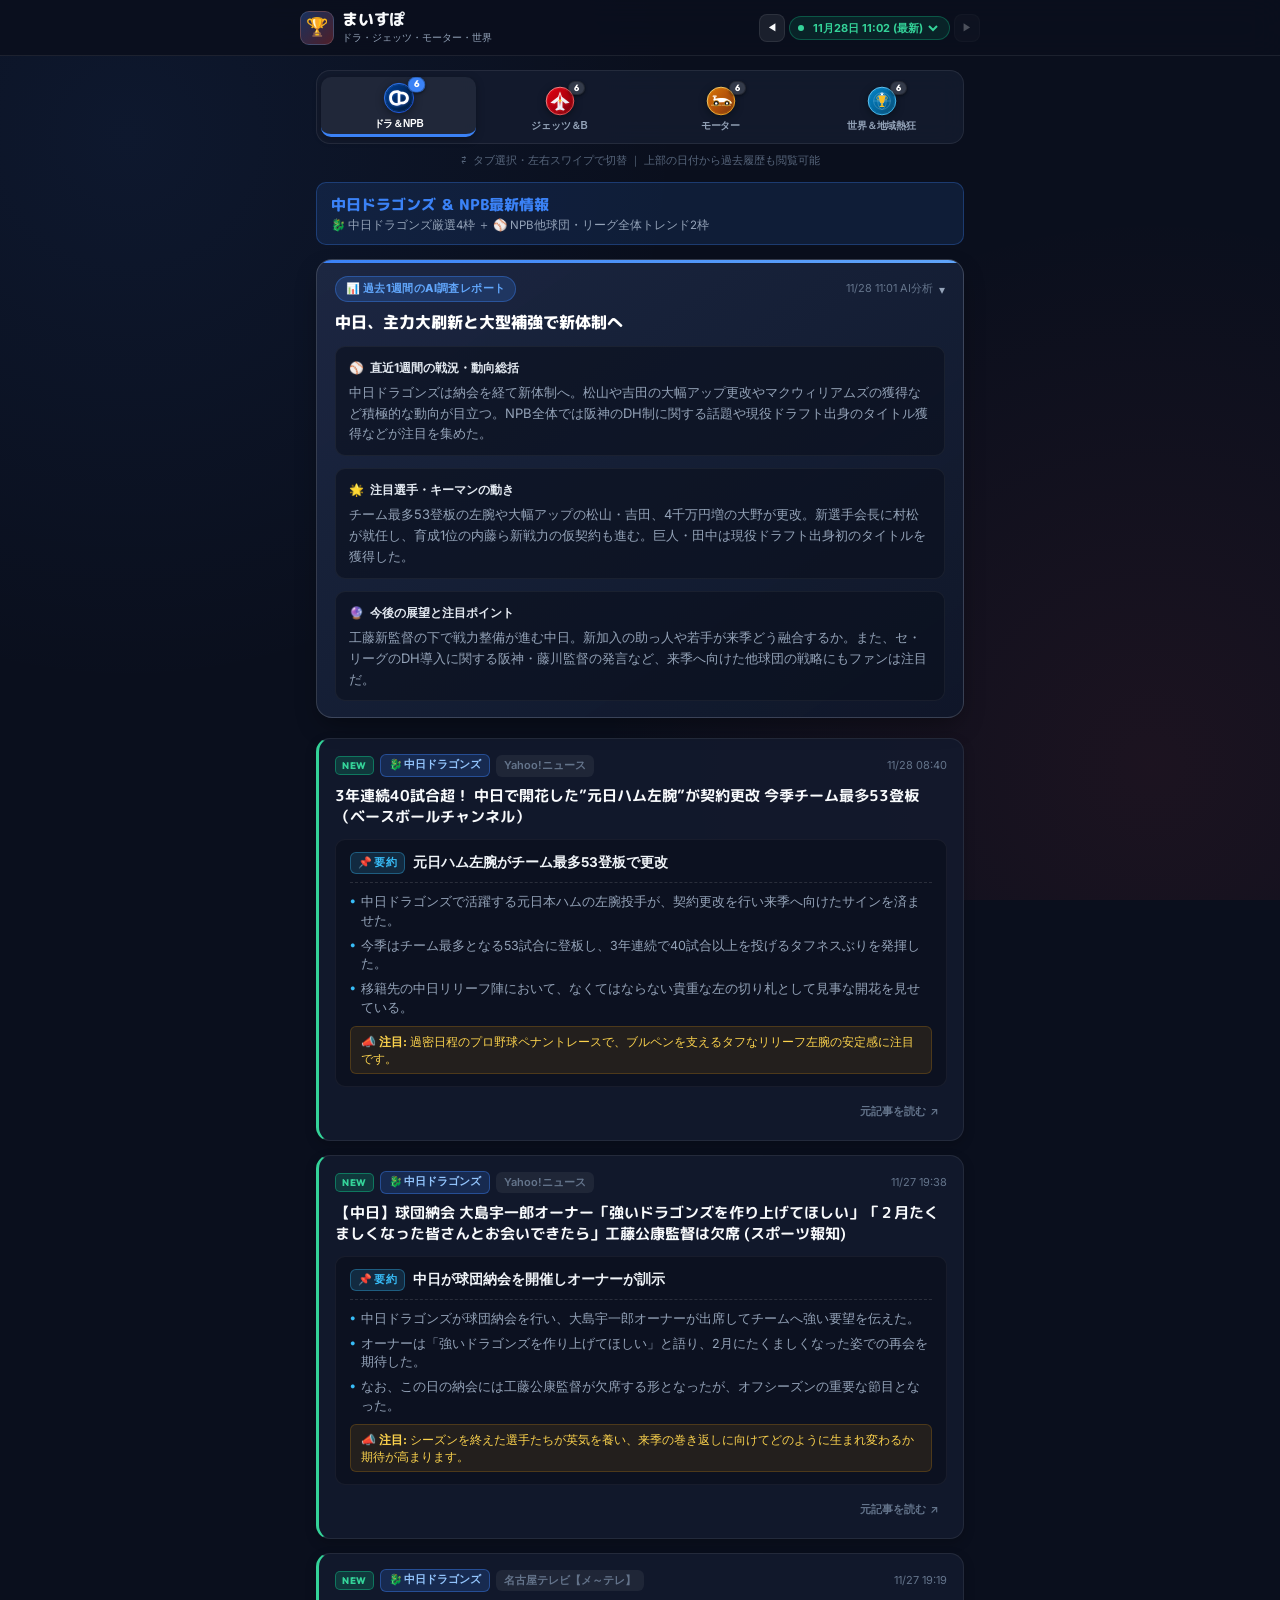
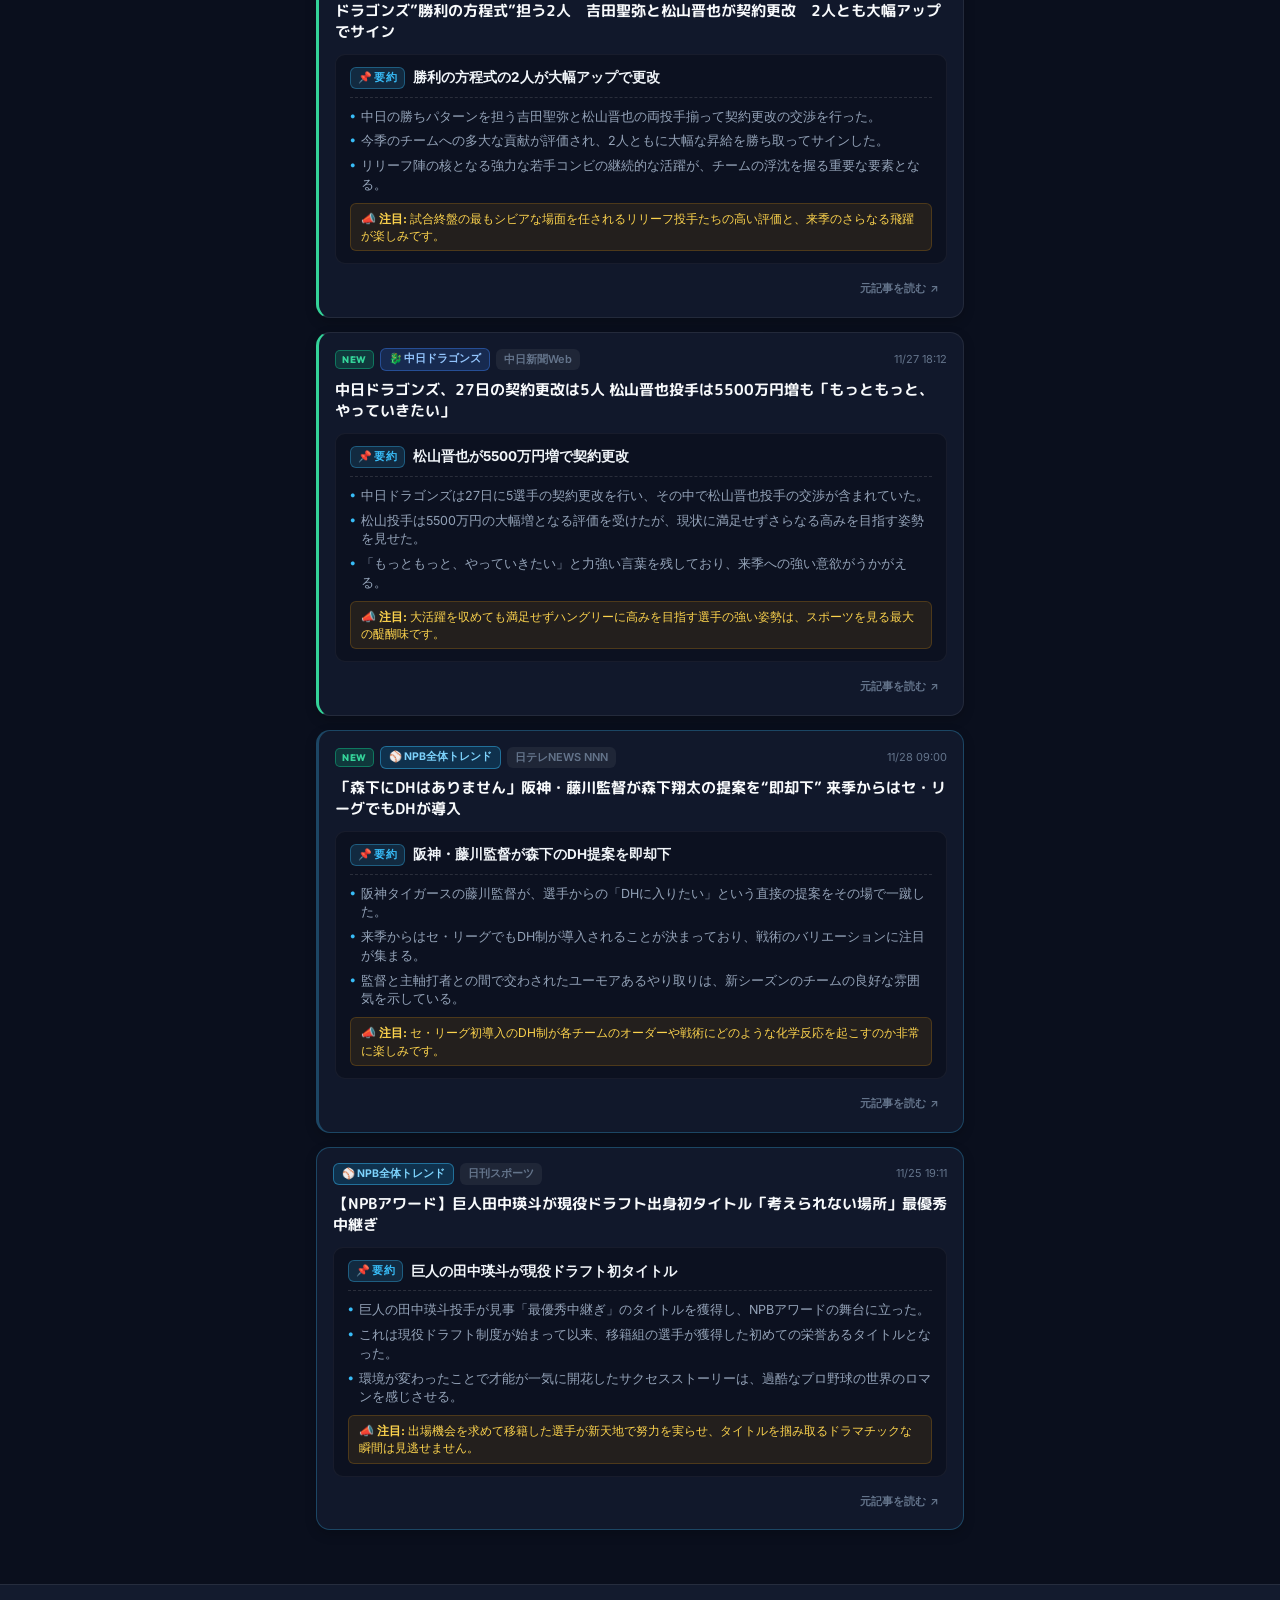
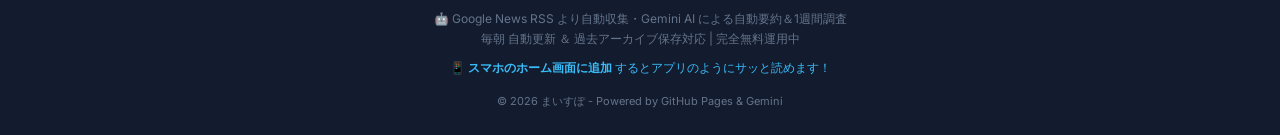
<file: docs/index.html>
<!DOCTYPE html>
<html lang="ja">
<head>
    <meta charset="UTF-8">
    <meta name="viewport" content="width=device-width, initial-scale=1.0">
    <title>まいすぽ | ドラゴンズ・ジェッツ・モータースポーツ・世界スポーツ ニュース要約＆1週間AIレポート</title>
    <meta name="description" content="中日ドラゴンズ、千葉ジェッツ、モータースポーツ（F1・MotoGP・WRC・WEC・Indy等）、世界のメジャースポーツの最新ニュースを3行要約。過去1週間の動向をAIが徹底調査・分析して毎朝お届けします。">
    
    <!-- PWA / モバイル対応 -->
    <meta name="theme-color" content="#0A0F1D">
    <meta name="apple-mobile-web-app-capable" content="yes">
    <meta name="apple-mobile-web-app-status-bar-style" content="black-translucent">
    <meta name="apple-mobile-web-app-title" content="まいすぽ">
    <link rel="manifest" href="manifest.json">
    <link rel="icon" href="icon.svg" type="image/svg+xml">
    <link rel="apple-touch-icon" href="icon.svg">

    <!-- Google Fonts -->
    <link rel="preconnect" href="https://fonts.googleapis.com">
    <link rel="preconnect" href="https://fonts.gstatic.com" crossorigin>
    <link href="https://fonts.googleapis.com/css2?family=M+PLUS+Rounded+1c:wght@400;500;700;800&family=Outfit:wght@600;700;800&family=Inter:wght@400;500;600;700&display=swap" rel="stylesheet">
    <link rel="stylesheet" href="style.css?v=4.1">
</head>
<body>
    <!-- ヘッダー -->
    <header class="app-header">
        <div class="header-inner">
            <div class="logo-area">
                <div class="logo-icon">🏆</div>
                <div>
                    <h1 class="logo-title">まいすぽ</h1>
                    <p class="logo-subtitle">ドラ・ジェッツ・モーター・世界</p>
                </div>
            </div>
            <!-- 過去履歴（アーカイブ）日付切り替えナビ -->
            <div class="archive-nav" id="archiveNav">
                <button type="button" class="date-nav-btn" id="prevDateBtn" aria-label="前日のニュースを表示" title="前日のニュース">◀</button>
                <div class="update-badge" id="updateBadge">
                    <span class="pulse-dot" id="liveDot"></span>
                    <select id="dateSelect" class="date-select" aria-label="表示する日付を選択">
                        <option value="latest">11月28日 11:02 更新</option>
                    </select>
                </div>
                <button type="button" class="date-nav-btn" id="nextDateBtn" aria-label="翌日のニュースを表示" title="翌日のニュース" disabled>▶</button>
            </div>
        </div>
    </header>

    <!-- 過去アーカイブ閲覧中バナー（過去日選択時のみ表示） -->
    <div class="archive-banner" id="archiveBanner" hidden>
        <span id="archiveBannerText">📅 過去のアーカイブを表示中</span>
        <button type="button" class="btn-return-latest" id="returnLatestBtn">最新日に戻る ↩</button>
    </div>

    <!-- メインコンテンツ -->
    <main class="main-container">
        <!-- カテゴリー切り替えタブ（4アイコン＋短縮ラベル横一列） -->
        <nav class="category-tabs" role="tablist" aria-label="スポーツカテゴリー切り替え">
            <button class="tab-btn active" data-tab="dragons" role="tab" aria-selected="true" aria-label="ドラゴンズ＆NPB" title="中日ドラゴンズ＆NPB">
                <span class="tab-icon-wrapper">
                    <img src="assets/dragons_emblem.svg" class="tab-emblem" alt="中日ドラゴンズ">
                    <span class="tab-count" id="count-dragons">6</span>
                </span>
                <span class="tab-label">ドラ＆NPB</span>
            </button>
            <button class="tab-btn" data-tab="jets" role="tab" aria-selected="false" aria-label="ジェッツ＆Bリーグ" title="千葉ジェッツ＆Bリーグ">
                <span class="tab-icon-wrapper">
                    <img src="assets/jets_emblem.svg" class="tab-emblem" alt="千葉ジェッツ">
                    <span class="tab-count" id="count-jets">6</span>
                </span>
                <span class="tab-label">ジェッツ＆B</span>
            </button>
            <button class="tab-btn" data-tab="motorsport" role="tab" aria-selected="false" aria-label="モータースポーツ" title="モータースポーツ">
                <span class="tab-icon-wrapper">
                    <img src="assets/motorsport_emblem.svg" class="tab-emblem" alt="モータースポーツ">
                    <span class="tab-count" id="count-motorsport">6</span>
                </span>
                <span class="tab-label">モーター</span>
            </button>
            <button class="tab-btn" data-tab="world" role="tab" aria-selected="false" aria-label="世界＆地域熱狂スポーツ" title="世界のメジャースポーツ＆地域熱狂競技">
                <span class="tab-icon-wrapper">
                    <img src="assets/world_emblem.svg" class="tab-emblem" alt="世界のメジャースポーツ">
                    <span class="tab-count" id="count-world">6</span>
                </span>
                <span class="tab-label">世界＆地域熱狂</span>
            </button>
        </nav>
        <div class="swipe-hint"><span>⇄</span> タブ選択・左右スワイプで切替 ｜ 上部の日付から過去履歴も閲覧可能</div>

        <!-- 中日ドラゴンズ＆NPBセクション -->
        <section id="dragons-tab" class="tab-content active" role="tabpanel">
            <div class="section-intro dragons">
                <div>
                    <h2>中日ドラゴンズ ＆ NPB最新情報</h2>
                    <p>🐉 中日ドラゴンズ厳選4枠 ＋ ⚾ NPB他球団・リーグ全体トレンド2枠</p>
                </div>
            </div>

            <!-- 過去1週間のAI調査レポート -->
            <div id="report-container-dragons">
                
    <details class="report-card dragons" open>
        <summary class="report-summary-toggle">
            <div class="report-header">
                <span class="report-badge">📊 過去1週間のAI調査レポート</span>
                <span class="report-header-right">
                    <span class="report-date">11/28 11:01 AI分析</span>
                    <span class="report-chevron" aria-hidden="true">▾</span>
                </span>
            </div>
            <h3 class="report-title">中日、主力大刷新と大型補強で新体制へ</h3>
        </summary>
        <div class="report-body">
            <div class="report-section">
                <div class="report-section-title">⚾ <strong>直近1週間の戦況・動向総括</strong></div>
                <div class="report-section-text">中日ドラゴンズは納会を経て新体制へ。松山や吉田の大幅アップ更改やマクウィリアムズの獲得など積極的な動向が目立つ。NPB全体では阪神のDH制に関する話題や現役ドラフト出身のタイトル獲得などが注目を集めた。</div>
            </div>
            <div class="report-section">
                <div class="report-section-title">🌟 <strong>注目選手・キーマンの動き</strong></div>
                <div class="report-section-text">チーム最多53登板の左腕や大幅アップの松山・吉田、4千万円増の大野が更改。新選手会長に村松が就任し、育成1位の内藤ら新戦力の仮契約も進む。巨人・田中は現役ドラフト出身初のタイトルを獲得した。</div>
            </div>
            <div class="report-section">
                <div class="report-section-title">🔮 <strong>今後の展望と注目ポイント</strong></div>
                <div class="report-section-text">工藤新監督の下で戦力整備が進む中日。新加入の助っ人や若手が来季どう融合するか。また、セ・リーグのDH導入に関する阪神・藤川監督の発言など、来季へ向けた他球団の戦略にもファンは注目だ。</div>
            </div>
        </div>
    </details>
    
            </div>

            <!-- 最新ニュース要約カード群 -->
            <div class="news-grid" id="news-grid-dragons">
                
        <article class="news-card is-new" data-url="https://news.google.com/rss/articles/CBMif0FVX3lxTE40Y2oyYWIwNWU4VkxhWUtTb1ZrSkxRZ0RyRzN4T05FX0ZXR1RZRDM1YlVlYVpDdTRtcHdCakZHaXJfVjFwMkp3OTFhNzQ1UDVoNS0walNtejJZWnZsR3d5TzJIOUJDS3U2TFhfeXdSMk5ic1B0T0VUVUs1SUhaLU0?oc=5">
            <div class="card-header">
                <div class="card-meta-left">
                    <span class="badge-new">NEW</span>
                    <span class="badge-subtag subtag-team">🐉 中日ドラゴンズ</span>
                    <span class="card-source">Yahoo!ニュース</span>
                </div>
                <span class="card-date">11/28 08:40</span>
            </div>
            <h3 class="card-title">3年連続40試合超！ 中日で開花した”元日ハム左腕”が契約更改 今季チーム最多53登板（ベースボールチャンネル）</h3>
            <div class="summary-box">
                <div class="summary-headline"><span class="headline-badge">📌 要約</span> 元日ハム左腕がチーム最多53登板で更改</div>
                <div class="summary-points">
                    <div class="summary-point"><span class="dot">•</span><span>中日ドラゴンズで活躍する元日本ハムの左腕投手が、契約更改を行い来季へ向けたサインを済ませた。</span></div><div class="summary-point"><span class="dot">•</span><span>今季はチーム最多となる53試合に登板し、3年連続で40試合以上を投げるタフネスぶりを発揮した。</span></div><div class="summary-point"><span class="dot">•</span><span>移籍先の中日リリーフ陣において、なくてはならない貴重な左の切り札として見事な開花を見せている。</span></div>
                </div>
                <div class="summary-takeaway">📣 <strong>注目:</strong> 過密日程のプロ野球ペナントレースで、ブルペンを支えるタフなリリーフ左腕の安定感に注目です。</div>
            </div>
            <div class="card-footer">
                <a href="https://news.google.com/rss/articles/CBMif0FVX3lxTE40Y2oyYWIwNWU4VkxhWUtTb1ZrSkxRZ0RyRzN4T05FX0ZXR1RZRDM1YlVlYVpDdTRtcHdCakZHaXJfVjFwMkp3OTFhNzQ1UDVoNS0walNtejJZWnZsR3d5TzJIOUJDS3U2TFhfeXdSMk5ic1B0T0VUVUs1SUhaLU0?oc=5" target="_blank" rel="noopener noreferrer" class="btn-read-more">
                    <span>元記事を読む</span>
                    <span>↗</span>
                </a>
            </div>
        </article>
        

        <article class="news-card is-new" data-url="https://news.google.com/rss/articles/CBMijgFBVV95cUxPcXlKelpLLXNNRG5NdWhva1RxZ05ZXzhoYzVmTzAxQl9rNDY0UWZKaXFrbFkwSU11dGcyUVR2c0NFN1Y0WTlNeXlUWl8tWFY2eXR1RWNzZzZZNXp0c2pnYVpIMmg2eFZuVGFiOVBxbHk3ajhtQlhqcS1BTjV2ZHFzTTlmMWl4bDlfd2JEWDJn?oc=5">
            <div class="card-header">
                <div class="card-meta-left">
                    <span class="badge-new">NEW</span>
                    <span class="badge-subtag subtag-team">🐉 中日ドラゴンズ</span>
                    <span class="card-source">Yahoo!ニュース</span>
                </div>
                <span class="card-date">11/27 19:38</span>
            </div>
            <h3 class="card-title">【中日】球団納会 大島宇一郎オーナー「強いドラゴンズを作り上げてほしい」「２月たくましくなった皆さんとお会いできたら」工藤公康監督は欠席 (スポーツ報知)</h3>
            <div class="summary-box">
                <div class="summary-headline"><span class="headline-badge">📌 要約</span> 中日が球団納会を開催しオーナーが訓示</div>
                <div class="summary-points">
                    <div class="summary-point"><span class="dot">•</span><span>中日ドラゴンズが球団納会を行い、大島宇一郎オーナーが出席してチームへ強い要望を伝えた。</span></div><div class="summary-point"><span class="dot">•</span><span>オーナーは「強いドラゴンズを作り上げてほしい」と語り、2月にたくましくなった姿での再会を期待した。</span></div><div class="summary-point"><span class="dot">•</span><span>なお、この日の納会には工藤公康監督が欠席する形となったが、オフシーズンの重要な節目となった。</span></div>
                </div>
                <div class="summary-takeaway">📣 <strong>注目:</strong> シーズンを終えた選手たちが英気を養い、来季の巻き返しに向けてどのように生まれ変わるか期待が高まります。</div>
            </div>
            <div class="card-footer">
                <a href="https://news.google.com/rss/articles/CBMijgFBVV95cUxPcXlKelpLLXNNRG5NdWhva1RxZ05ZXzhoYzVmTzAxQl9rNDY0UWZKaXFrbFkwSU11dGcyUVR2c0NFN1Y0WTlNeXlUWl8tWFY2eXR1RWNzZzZZNXp0c2pnYVpIMmg2eFZuVGFiOVBxbHk3ajhtQlhqcS1BTjV2ZHFzTTlmMWl4bDlfd2JEWDJn?oc=5" target="_blank" rel="noopener noreferrer" class="btn-read-more">
                    <span>元記事を読む</span>
                    <span>↗</span>
                </a>
            </div>
        </article>
        

        <article class="news-card is-new" data-url="https://news.google.com/rss/articles/[base64]?oc=5">
            <div class="card-header">
                <div class="card-meta-left">
                    <span class="badge-new">NEW</span>
                    <span class="badge-subtag subtag-team">🐉 中日ドラゴンズ</span>
                    <span class="card-source">名古屋テレビ【メ～テレ】</span>
                </div>
                <span class="card-date">11/27 19:19</span>
            </div>
            <h3 class="card-title">ドラゴンズ”勝利の方程式”担う2人　吉田聖弥と松山晋也が契約更改　2人とも大幅アップでサイン</h3>
            <div class="summary-box">
                <div class="summary-headline"><span class="headline-badge">📌 要約</span> 勝利の方程式の2人が大幅アップで更改</div>
                <div class="summary-points">
                    <div class="summary-point"><span class="dot">•</span><span>中日の勝ちパターンを担う吉田聖弥と松山晋也の両投手揃って契約更改の交渉を行った。</span></div><div class="summary-point"><span class="dot">•</span><span>今季のチームへの多大な貢献が評価され、2人ともに大幅な昇給を勝ち取ってサインした。</span></div><div class="summary-point"><span class="dot">•</span><span>リリーフ陣の核となる強力な若手コンビの継続的な活躍が、チームの浮沈を握る重要な要素となる。</span></div>
                </div>
                <div class="summary-takeaway">📣 <strong>注目:</strong> 試合終盤の最もシビアな場面を任されるリリーフ投手たちの高い評価と、来季のさらなる飛躍が楽しみです。</div>
            </div>
            <div class="card-footer">
                <a href="https://news.google.com/rss/articles/[base64]?oc=5" target="_blank" rel="noopener noreferrer" class="btn-read-more">
                    <span>元記事を読む</span>
                    <span>↗</span>
                </a>
            </div>
        </article>
        

        <article class="news-card is-new" data-url="https://news.google.com/rss/articles/CBMiVEFVX3lxTE1lRVhLM3g4OWdmcUhYLWlVT2ZELWhGb2F5R1JNOFVfeEk3MDBhUm1OUXFkMW84YV9wT0FTOFoyUW5acW9waWwtSTRrZ3VfX2U3OWtPeQ?oc=5">
            <div class="card-header">
                <div class="card-meta-left">
                    <span class="badge-new">NEW</span>
                    <span class="badge-subtag subtag-team">🐉 中日ドラゴンズ</span>
                    <span class="card-source">中日新聞Web</span>
                </div>
                <span class="card-date">11/27 18:12</span>
            </div>
            <h3 class="card-title">中日ドラゴンズ、27日の契約更改は5人 松山晋也投手は5500万円増も「もっともっと、やっていきたい」</h3>
            <div class="summary-box">
                <div class="summary-headline"><span class="headline-badge">📌 要約</span> 松山晋也が5500万円増で契約更改</div>
                <div class="summary-points">
                    <div class="summary-point"><span class="dot">•</span><span>中日ドラゴンズは27日に5選手の契約更改を行い、その中で松山晋也投手の交渉が含まれていた。</span></div><div class="summary-point"><span class="dot">•</span><span>松山投手は5500万円の大幅増となる評価を受けたが、現状に満足せずさらなる高みを目指す姿勢を見せた。</span></div><div class="summary-point"><span class="dot">•</span><span>「もっともっと、やっていきたい」と力強い言葉を残しており、来季への強い意欲がうかがえる。</span></div>
                </div>
                <div class="summary-takeaway">📣 <strong>注目:</strong> 大活躍を収めても満足せずハングリーに高みを目指す選手の強い姿勢は、スポーツを見る最大の醍醐味です。</div>
            </div>
            <div class="card-footer">
                <a href="https://news.google.com/rss/articles/CBMiVEFVX3lxTE1lRVhLM3g4OWdmcUhYLWlVT2ZELWhGb2F5R1JNOFVfeEk3MDBhUm1OUXFkMW84YV9wT0FTOFoyUW5acW9waWwtSTRrZ3VfX2U3OWtPeQ?oc=5" target="_blank" rel="noopener noreferrer" class="btn-read-more">
                    <span>元記事を読む</span>
                    <span>↗</span>
                </a>
            </div>
        </article>
        

        <article class="news-card is-new card-type-league" data-url="https://news.google.com/rss/articles/CBMie0FVX3lxTE5uWDQtTm1DVVFVUmFrVjNGdkhxWjZwRkNsLWZoTHlVWC15QlpJdDZVcnZXVFkxdEx1Tk5CUnBaNmtiZFBNdUo1bUMxcWRHcjE5WnVXZGJDMFFMc0U4RlF4bTRfRUxiQzRuNTZyeldPbWRCemVTVi1DMEVURQ?oc=5">
            <div class="card-header">
                <div class="card-meta-left">
                    <span class="badge-new">NEW</span>
                    <span class="badge-subtag subtag-league">⚾ NPB全体トレンド</span>
                    <span class="card-source">日テレNEWS NNN</span>
                </div>
                <span class="card-date">11/28 09:00</span>
            </div>
            <h3 class="card-title">「森下にDHはありません」阪神・藤川監督が森下翔太の提案を“即却下” 来季からはセ・リーグでもDHが導入</h3>
            <div class="summary-box">
                <div class="summary-headline"><span class="headline-badge">📌 要約</span> 阪神・藤川監督が森下のDH提案を即却下</div>
                <div class="summary-points">
                    <div class="summary-point"><span class="dot">•</span><span>阪神タイガースの藤川監督が、選手からの「DHに入りたい」という直接の提案をその場で一蹴した。</span></div><div class="summary-point"><span class="dot">•</span><span>来季からはセ・リーグでもDH制が導入されることが決まっており、戦術のバリエーションに注目が集まる。</span></div><div class="summary-point"><span class="dot">•</span><span>監督と主軸打者との間で交わされたユーモアあるやり取りは、新シーズンのチームの良好な雰囲気を示している。</span></div>
                </div>
                <div class="summary-takeaway">📣 <strong>注目:</strong> セ・リーグ初導入のDH制が各チームのオーダーや戦術にどのような化学反応を起こすのか非常に楽しみです。</div>
            </div>
            <div class="card-footer">
                <a href="https://news.google.com/rss/articles/CBMie0FVX3lxTE5uWDQtTm1DVVFVUmFrVjNGdkhxWjZwRkNsLWZoTHlVWC15QlpJdDZVcnZXVFkxdEx1Tk5CUnBaNmtiZFBNdUo1bUMxcWRHcjE5WnVXZGJDMFFMc0U4RlF4bTRfRUxiQzRuNTZyeldPbWRCemVTVi1DMEVURQ?oc=5" target="_blank" rel="noopener noreferrer" class="btn-read-more">
                    <span>元記事を読む</span>
                    <span>↗</span>
                </a>
            </div>
        </article>
        

        <article class="news-card card-type-league" data-url="https://news.google.com/rss/articles/CBMijwFBVV95cUxNLWl5cVVneWhVdWxuWE9CMXY3Z2J0aDNIaFV6UWJibXp5Q3BpbHFLbU1MRDZMNGZ1MEFKME5zSTE1RmI2Q0NSY3ZhaEd2eXBJZmVZN1J6MDRXVG1leDc5aEs3d0piTzFsUVJ6VDFKRHBjQ0lodDdxZTg1c0JHcVkyVXpndlpJR1dCMWszaEptTQ?oc=5">
            <div class="card-header">
                <div class="card-meta-left">
                    
                    <span class="badge-subtag subtag-league">⚾ NPB全体トレンド</span>
                    <span class="card-source">日刊スポーツ</span>
                </div>
                <span class="card-date">11/25 19:11</span>
            </div>
            <h3 class="card-title">【NPBアワード】巨人田中瑛斗が現役ドラフト出身初タイトル「考えられない場所」最優秀中継ぎ</h3>
            <div class="summary-box">
                <div class="summary-headline"><span class="headline-badge">📌 要約</span> 巨人の田中瑛斗が現役ドラフト初タイトル</div>
                <div class="summary-points">
                    <div class="summary-point"><span class="dot">•</span><span>巨人の田中瑛斗投手が見事「最優秀中継ぎ」のタイトルを獲得し、NPBアワードの舞台に立った。</span></div><div class="summary-point"><span class="dot">•</span><span>これは現役ドラフト制度が始まって以来、移籍組の選手が獲得した初めての栄誉あるタイトルとなった。</span></div><div class="summary-point"><span class="dot">•</span><span>環境が変わったことで才能が一気に開花したサクセスストーリーは、過酷なプロ野球の世界のロマンを感じさせる。</span></div>
                </div>
                <div class="summary-takeaway">📣 <strong>注目:</strong> 出場機会を求めて移籍した選手が新天地で努力を実らせ、タイトルを掴み取るドラマチックな瞬間は見逃せません。</div>
            </div>
            <div class="card-footer">
                <a href="https://news.google.com/rss/articles/CBMijwFBVV95cUxNLWl5cVVneWhVdWxuWE9CMXY3Z2J0aDNIaFV6UWJibXp5Q3BpbHFLbU1MRDZMNGZ1MEFKME5zSTE1RmI2Q0NSY3ZhaEd2eXBJZmVZN1J6MDRXVG1leDc5aEs3d0piTzFsUVJ6VDFKRHBjQ0lodDdxZTg1c0JHcVkyVXpndlpJR1dCMWszaEptTQ?oc=5" target="_blank" rel="noopener noreferrer" class="btn-read-more">
                    <span>元記事を読む</span>
                    <span>↗</span>
                </a>
            </div>
        </article>
        
            </div>
        </section>

        <!-- 千葉ジェッツ＆Bリーグセクション -->
        <section id="jets-tab" class="tab-content" role="tabpanel">
            <div class="section-intro jets">
                <div>
                    <h2>千葉ジェッツ ＆ Bリーグ最新情報</h2>
                    <p>✈️ 千葉ジェッツ厳選4枠 ＋ 🏀 Bリーグ全体・代表トレンド2枠</p>
                </div>
            </div>

            <!-- 過去1週間のAI調査レポート -->
            <div id="report-container-jets">
                
    <details class="report-card jets" open>
        <summary class="report-summary-toggle">
            <div class="report-header">
                <span class="report-badge">📊 過去1週間のAI調査レポート</span>
                <span class="report-header-right">
                    <span class="report-date">11/28 11:01 AI分析</span>
                    <span class="report-chevron" aria-hidden="true">▾</span>
                </span>
            </div>
            <h3 class="report-title">千葉ジェッツがドラフト全体1位指名権獲得！U18初優勝も達成</h3>
        </summary>
        <div class="report-body">
            <div class="report-section">
                <div class="report-section-title">🏀 <strong>直近1週間の戦況・動向総括</strong></div>
                <div class="report-section-text">千葉ジェッツはB.LEAGUE DRAFT 2027で全体1位指名権を獲得し、U18もインフロニア CHAMPIONSHIP 2026で初優勝を飾るなど明るい話題が続いた。一方、エルジー・ギルとの契約解除も発表されている。</div>
            </div>
            <div class="report-section">
                <div class="report-section-title">🌟 <strong>注目選手・キーマンの動き</strong></div>
                <div class="report-section-text">富樫勇樹がDAZNバスケットボールアンバサダーに就任し新番組がスタート。また、U18では深水虎太郎選手がMVPに輝き、日本代表では比江島慎がロスター入りした。</div>
            </div>
            <div class="report-section">
                <div class="report-section-title">🔮 <strong>今後の展望と注目ポイント</strong></div>
                <div class="report-section-text">千葉ジェッツは千葉ロッテマリーンズとのコラボデーや南船橋装飾プロジェクトなど地域密着の展開も注目される。Bプレミアや将来に向けたドラフト戦略も含め、クラブのさらなる飛躍に期待が高まる。</div>
            </div>
        </div>
    </details>
    
            </div>

            <!-- 最新ニュース要約カード群 -->
            <div class="news-grid" id="news-grid-jets">
                
        <article class="news-card is-new" data-url="https://news.google.com/rss/articles/CBMiUkFVX3lxTE1kMDZoY0dua2NsQ0N0Z19EbGNtZ2RGQUJmQXMzVWdiNXpFTGgzT3ZJeUVRaXRyZXZXXzZoZ1FkRzdVSHRoZjdpV25YcWJZc2xzc2c?oc=5">
            <div class="card-header">
                <div class="card-meta-left">
                    <span class="badge-new">NEW</span>
                    <span class="badge-subtag subtag-team">✈️ 千葉ジェッツ</span>
                    <span class="card-source">まるスポ</span>
                </div>
                <span class="card-date">11/28 10:45</span>
            </div>
            <h3 class="card-title">【Bリーグ】千葉ジェッツがドラフト全体1位指名権！琉球2位、佐賀3位</h3>
            <div class="summary-box">
                <div class="summary-headline"><span class="headline-badge">📌 要約</span> 千葉ジェッツがドラフト1位指名権を獲得</div>
                <div class="summary-points">
                    <div class="summary-point"><span class="dot">•</span><span>Bリーグのドラフトロッタリー抽選会が実施され、千葉ジェッツが栄えある全体1位指名権を獲得しました。</span></div><div class="summary-point"><span class="dot">•</span><span>続く2位指名権には琉球ゴールデンキングス、3位指名権には佐賀バルーナーズが決定し注目を集めています。</span></div><div class="summary-point"><span class="dot">•</span><span>全クラブの倍率が均一となった運命の抽選により、各チームの未来を左右する指名順位が次々と決まりました。</span></div>
                </div>
                <div class="summary-takeaway">📣 <strong>注目:</strong> 未来のスター候補をどのチームが獲得するかを占うドラフト順位が決まり、来季以降の勢力図にどう影響するか非常に楽しみな瞬間です。</div>
            </div>
            <div class="card-footer">
                <a href="https://news.google.com/rss/articles/CBMiUkFVX3lxTE1kMDZoY0dua2NsQ0N0Z19EbGNtZ2RGQUJmQXMzVWdiNXpFTGgzT3ZJeUVRaXRyZXZXXzZoZ1FkRzdVSHRoZjdpV25YcWJZc2xzc2c?oc=5" target="_blank" rel="noopener noreferrer" class="btn-read-more">
                    <span>元記事を読む</span>
                    <span>↗</span>
                </a>
            </div>
        </article>
        

        <article class="news-card is-new" data-url="https://news.google.com/rss/articles/CBMie0FVX3lxTFBhS0ZaUXFjV2h1Q1VTd01Hd0w4WUN2Xzl5T19weXdWc3M2cEJBRmpMUW5zdUZSa0s4NjAxSFpXVUw4bjZuMHc1Mk55TUV3Nk5EX1VwTFRWMHJ0bW8zV1E5YVhFTzlGRm9xMHpfOUc3MTRNTG5CRkxZcTEwaw?oc=5">
            <div class="card-header">
                <div class="card-meta-left">
                    <span class="badge-new">NEW</span>
                    <span class="badge-subtag subtag-team">✈️ 千葉ジェッツ</span>
                    <span class="card-source">日テレNEWS NNN</span>
                </div>
                <span class="card-date">11/28 06:45</span>
            </div>
            <h3 class="card-title">【Bリーグドラフト】千葉ジェッツが1位指名権を獲得 川崎ブレイブサンダースが最終25番目 今季は全クラブの倍率を均一</h3>
            <div class="summary-box">
                <div class="summary-headline"><span class="headline-badge">📌 要約</span> 千葉ジェッツがドラフト1位指名権を獲得</div>
                <div class="summary-points">
                    <div class="summary-point"><span class="dot">•</span><span>B.LEAGUE DRAFT 2027に向けたロッタリー抽選が行われ、千葉ジェッツが堂々の1位指名権を手に入れました。</span></div><div class="summary-point"><span class="dot">•</span><span>今季は全クラブの抽選倍率が均一に設定される中、川崎ブレイブサンダースが最終25番目の指名権となりました。</span></div><div class="summary-point"><span class="dot">•</span><span>公平な条件の下で全25クラブの運命的な指名順位が決定し、各チームの戦略的な補強計画がいよいよ本格化します。</span></div>
                </div>
                <div class="summary-takeaway">📣 <strong>注目:</strong> 完全平等の条件で行われた抽選だからこそ、1位を引き当てた千葉ジェッツの強運と、各クラブの戦略的なドラフト戦略への期待が高まります。</div>
            </div>
            <div class="card-footer">
                <a href="https://news.google.com/rss/articles/CBMie0FVX3lxTFBhS0ZaUXFjV2h1Q1VTd01Hd0w4WUN2Xzl5T19weXdWc3M2cEJBRmpMUW5zdUZSa0s4NjAxSFpXVUw4bjZuMHc1Mk55TUV3Nk5EX1VwTFRWMHJ0bW8zV1E5YVhFTzlGRm9xMHpfOUc3MTRNTG5CRkxZcTEwaw?oc=5" target="_blank" rel="noopener noreferrer" class="btn-read-more">
                    <span>元記事を読む</span>
                    <span>↗</span>
                </a>
            </div>
        </article>
        

        <article class="news-card is-new" data-url="https://news.google.com/rss/articles/CBMiWEFVX3lxTE5UOHdWSXk1UmlJX04yWVVadjBSNnBoQ2w5ZVV5QjRFVk1abzQzbnh1TkpIaW12TVpPQkw5ZFluWE5kUVFEUlVLRGFnNDdDam1OOC1zLXZpRjc?oc=5">
            <div class="card-header">
                <div class="card-meta-left">
                    <span class="badge-new">NEW</span>
                    <span class="badge-subtag subtag-team">✈️ 千葉ジェッツ</span>
                    <span class="card-source">www.bleague.jp</span>
                </div>
                <span class="card-date">11/27 23:06</span>
            </div>
            <h3 class="card-title">【一気見Bリーグ by スポーツくじWINNER＆DUNK】千葉J#2 富樫 勇樹の2026年9・10月の全3Pシュートまとめ｜りそなグループ B.LEAGUE 2026-27 シーズン</h3>
            <div class="summary-box">
                <div class="summary-headline"><span class="headline-badge">📌 要約</span> 千葉J・富樫勇樹選手の全3Pまとめ公開</div>
                <div class="summary-points">
                    <div class="summary-point"><span class="dot">•</span><span>2026年9月から10月にかけて千葉ジェッツの富樫勇樹選手が沈めたすべての3ポイントシュートのプレイ集が公開されました。</span></div><div class="summary-point"><span class="dot">•</span><span>スポーツくじWINNERおよびDUNKの企画として、日本バスケ界を牽引する司令塔の華麗な外角シュートが厳選されています。</span></div><div class="summary-point"><span class="dot">•</span><span>勝負強さを誇るエースの卓越したシュートスキルや、チャンスを作り出す精度の高さを余すところなく堪能できます。</span></div>
                </div>
                <div class="summary-takeaway">📣 <strong>注目:</strong> 日本代表でも中心として活躍する富樫選手の代名詞である鮮やかな3ポイントシュートの軌跡を、まとめて何度も振り返ることができる最高のコンテンツです。</div>
            </div>
            <div class="card-footer">
                <a href="https://news.google.com/rss/articles/CBMiWEFVX3lxTE5UOHdWSXk1UmlJX04yWVVadjBSNnBoQ2w5ZVV5QjRFVk1abzQzbnh1TkpIaW12TVpPQkw5ZFluWE5kUVFEUlVLRGFnNDdDam1OOC1zLXZpRjc?oc=5" target="_blank" rel="noopener noreferrer" class="btn-read-more">
                    <span>元記事を読む</span>
                    <span>↗</span>
                </a>
            </div>
        </article>
        

        <article class="news-card is-new" data-url="https://news.google.com/rss/articles/CBMif0FVX3lxTFBaZXZodXJxb3RXdXdmOTd4Wjd5c0JvVmY3dW1zWUdLaXNxUHAzTzN3amt6NnR6UXRCdDV3NkZub0pWakwwOVZkYTh6eUJwWExWYnVBUTl5VlBRUUlYNXN4WUFrYjN5cWVFTW9FdFNkd211d21hR1JvU3kxQ28ybTg?oc=5">
            <div class="card-header">
                <div class="card-meta-left">
                    <span class="badge-new">NEW</span>
                    <span class="badge-subtag subtag-team">✈️ 千葉ジェッツ</span>
                    <span class="card-source">Yahoo!ニュース</span>
                </div>
                <span class="card-date">11/27 13:09</span>
            </div>
            <h3 class="card-title">【Bリーグ】千葉ジェッツが2027年ドラフトの1位指名権を獲得！ ロッタリーで全25クラブの指名順位が決定</h3>
            <div class="summary-box">
                <div class="summary-headline"><span class="headline-badge">📌 要約</span> 2027年ドラフトの全指名順位が決定</div>
                <div class="summary-points">
                    <div class="summary-point"><span class="dot">•</span><span>2027年のBリーグドラフトに向けたロッタリーが実施され、全25クラブの指名順位が完全に決定しました。</span></div><div class="summary-point"><span class="dot">•</span><span>大注目の全体1位指名権は千葉ジェッツが獲得し、ファンや関係者の間で大きな話題となっています。</span></div><div class="summary-point"><span class="dot">•</span><span>若手発掘と育成の成否がクラブの黄金期を築く鍵となるため、指名権の順位決定はチーム編成において極めて重要です。</span></div>
                </div>
                <div class="summary-takeaway">📣 <strong>注目:</strong> 数年後のチームの主力となる原石をどの順番で獲得できるかが決まり、各フロントのスカウティング手腕が試される重要なターニングポイントです。</div>
            </div>
            <div class="card-footer">
                <a href="https://news.google.com/rss/articles/CBMif0FVX3lxTFBaZXZodXJxb3RXdXdmOTd4Wjd5c0JvVmY3dW1zWUdLaXNxUHAzTzN3amt6NnR6UXRCdDV3NkZub0pWakwwOVZkYTh6eUJwWExWYnVBUTl5VlBRUUlYNXN4WUFrYjN5cWVFTW9FdFNkd211d21hR1JvU3kxQ28ybTg?oc=5" target="_blank" rel="noopener noreferrer" class="btn-read-more">
                    <span>元記事を読む</span>
                    <span>↗</span>
                </a>
            </div>
        </article>
        

        <article class="news-card is-new card-type-league" data-url="https://news.google.com/rss/articles/CBMiVEFVX3lxTE1XT3RBZmVYZExoczMzTWNNT21NTm85Y1VNOXRZcnMzZkxZVHdhbjJnUlR2Q0JjR0Q5bFEycGFmcm9SSEdFWVdJaUwtUXpmaXMzVXo5Ug?oc=5">
            <div class="card-header">
                <div class="card-meta-left">
                    <span class="badge-new">NEW</span>
                    <span class="badge-subtag subtag-league">🏀 Bリーグ全体トレンド</span>
                    <span class="card-source">神戸ストークス</span>
                </div>
                <span class="card-date">11/28 00:11</span>
            </div>
            <h3 class="card-title">「B.LEAGUE DRAFT 2027」指名順決定のお知らせ</h3>
            <div class="summary-box">
                <div class="summary-headline"><span class="headline-badge">📌 要約</span> B.LEAGUE DRAFT 2027の指名順が発表</div>
                <div class="summary-points">
                    <div class="summary-point"><span class="dot">•</span><span>B.LEAGUE DRAFT 2027に向けた運命の指名順位決定に関する公式なお知らせが各クラブから発表されました。</span></div><div class="summary-point"><span class="dot">•</span><span>リーグ全体の未来を担う選手たちの獲得に向け、各チームがどのような指名戦略を描くのか注目が集まっています。</span></div><div class="summary-point"><span class="dot">•</span><span>厳正な抽選プロセスを経て決定した指名順に基づき、新たな才能との出会いに向けた準備が着々と進められています。</span></div>
                </div>
                <div class="summary-takeaway">📣 <strong>注目:</strong> 新世代の才能がいち早くBリーグの舞台へと結びつくドラフト制度の進展は、リーグの長期的な発展と競技力向上を支える大きな見どころです。</div>
            </div>
            <div class="card-footer">
                <a href="https://news.google.com/rss/articles/CBMiVEFVX3lxTE1XT3RBZmVYZExoczMzTWNNT21NTm85Y1VNOXRZcnMzZkxZVHdhbjJnUlR2Q0JjR0Q5bFEycGFmcm9SSEdFWVdJaUwtUXpmaXMzVXo5Ug?oc=5" target="_blank" rel="noopener noreferrer" class="btn-read-more">
                    <span>元記事を読む</span>
                    <span>↗</span>
                </a>
            </div>
        </article>
        

        <article class="news-card is-new card-type-league" data-url="https://news.google.com/rss/articles/CBMiY0FVX3lxTFBISjdzbVFtQjRobmlPWGRnTGxIQzV6M3hPWXpsZTdEc2xGOXVoYXRMZWp0SE84RXJicHNLWmlfRzlGb3Yxd0w4NU1JblhfZXJ1Rlc2UW1OejdDcDBWdWdtRVBqMA?oc=5">
            <div class="card-header">
                <div class="card-meta-left">
                    <span class="badge-new">NEW</span>
                    <span class="badge-subtag subtag-league">🏀 Bリーグ全体トレンド</span>
                    <span class="card-source">www.bleague.jp</span>
                </div>
                <span class="card-date">11/27 18:27</span>
            </div>
            <h3 class="card-title">三重が佐藤凰臥と契約…16歳でスペイン挑戦の有望株、GM期待「日本バスケ界の宝とも言える逸材」</h3>
            <div class="summary-box">
                <div class="summary-headline"><span class="headline-badge">📌 要約</span> 三重が16歳の有望株・佐藤凰臥と契約</div>
                <div class="summary-points">
                    <div class="summary-point"><span class="dot">•</span><span>弱冠16歳で本場スペインでの挑戦を経験した佐藤凰臥選手が、三重と契約を交わして新たな一歩を踏み出しました。</span></div><div class="summary-point"><span class="dot">•</span><span>クラブのGMからも「日本バスケ界の宝とも言える逸材」と非常に高い期待が寄せられている注目の若手選手です。</span></div><div class="summary-point"><span class="dot">•</span><span>世界最高峰のスタイルに触れてきた若き才能が、Bリーグの舞台でどのような化学反応を起こすのか期待が高まります。</span></div>
                </div>
                <div class="summary-takeaway">📣 <strong>注目:</strong> 海外での早期挑戦を経て国内舞台に降り立った16歳の超新星が、日本の次世代バスケットボールをどう背負っていくのか目が離せません。</div>
            </div>
            <div class="card-footer">
                <a href="https://news.google.com/rss/articles/CBMiY0FVX3lxTFBISjdzbVFtQjRobmlPWGRnTGxIQzV6M3hPWXpsZTdEc2xGOXVoYXRMZWp0SE84RXJicHNLWmlfRzlGb3Yxd0w4NU1JblhfZXJ1Rlc2UW1OejdDcDBWdWdtRVBqMA?oc=5" target="_blank" rel="noopener noreferrer" class="btn-read-more">
                    <span>元記事を読む</span>
                    <span>↗</span>
                </a>
            </div>
        </article>
        
            </div>
        </section>

        <!-- モータースポーツセクション -->
        <section id="motorsport-tab" class="tab-content" role="tabpanel">
            <div class="section-intro motorsport">
                <div>
                    <h2>モータースポーツ 最新情報</h2>
                    <p>F1、MotoGPを中心にWRC、WEC、Indy等の日本勢＆世界トップレース要約</p>
                </div>
            </div>

            <!-- 過去1週間のAI調査レポート -->
            <div id="report-container-motorsport">
                
    <details class="report-card motorsport" open>
        <summary class="report-summary-toggle">
            <div class="report-header">
                <span class="report-badge">📊 過去1週間のAI調査レポート</span>
                <span class="report-header-right">
                    <span class="report-date">11/28 11:01 AI分析</span>
                    <span class="report-chevron" aria-hidden="true">▾</span>
                </span>
            </div>
            <h3 class="report-title">F1カタールGP開幕とMotoGP激震の引退劇</h3>
        </summary>
        <div class="report-body">
            <div class="report-section">
                <div class="report-section-title">🏎️ <strong>直近1週間の戦況・動向総括</strong></div>
                <div class="report-section-text">F1はラスベガスGPでフェルスタッペンが今季4勝目を挙げ、カタールGPのFP1ではアントネッリが最速を記録。一方MotoGPでは、10度の王者に輝いたマルク・マルケスが現役引退を表明し、バレンシアGPに臨む小椋藍が初日トップ10入りを果たすなど激動の1週間となりました。</div>
            </div>
            <div class="report-section">
                <div class="report-section-title">🌟 <strong>注目選手・キーマンの動き</strong></div>
                <div class="report-section-text">F1ではラスベガスで別格の判断力を見せたフェルスタッペンや、カタールFP1で最速のアントネッリが注目を集めました。MotoGPでは現役引退を表明した王者のマルケスに対し、小椋藍が初日トップ10入りを果たし「寂しさもある」とコメントしています。</div>
            </div>
            <div class="report-section">
                <div class="report-section-title">🔮 <strong>今後の展望と注目ポイント</strong></div>
                <div class="report-section-text">F1はラスベガスから中東カタールGPへと連戦が続き、エンジン燃焼やスロットル操作の最適化が勝負を分けます。MotoGPはバレンシアGPでのマルケスの最終戦に向けた動きや、王者の背中を追う小椋藍らの走りが大きな見どころとなります。</div>
            </div>
        </div>
    </details>
    
            </div>

            <!-- 最新ニュース要約カード群 -->
            <div class="news-grid" id="news-grid-motorsport">
                
        <article class="news-card is-new" data-url="https://news.google.com/rss/articles/CBMiSkFVX3lxTE90Q1l0d1ZBQ3NuaENKQkJ4YXQyT2tORnlQRUZ6dmxkOE12bHd3Rzd4OTlpSnB3bGhvNHF6WTNDMnJKXzVRWElXWEZ3?oc=5">
            <div class="card-header">
                <div class="card-meta-left">
                    <span class="badge-new">NEW</span>
                    <span class="badge-subtag subtag-normal">🏍️ MotoGP</span>
                    <span class="card-source">autosport web</span>
                </div>
                <span class="card-date">11/28 09:14</span>
            </div>
            <h3 class="card-title">初日トップ10入り達成を喜ぶ小椋藍、王者の引退は「祝福したい反面、寂しさもある」／第22戦バレンシアGP</h3>
            <div class="summary-box">
                <div class="summary-headline"><span class="headline-badge">📌 要約</span> 小椋藍が初日トップ10入り</div>
                <div class="summary-points">
                    <div class="summary-point"><span class="dot">•</span><span>MotoGP第22戦バレンシアGPの初日セッションで、小椋藍がトップ10入りを果たす快挙を達成した。</span></div><div class="summary-point"><span class="dot">•</span><span>レジェンド王者の引退発表を受け、小椋は祝福の意を示しつつも寂しさをにじませるコメントを残した。</span></div><div class="summary-point"><span class="dot">•</span><span>二輪最高峰の舞台で世界中から注目を集めるライダーたちの熱いドラマと過酷な心理戦が垣間見える。</span></div>
                </div>
                <div class="summary-takeaway">📣 <strong>注目:</strong> 世界最高峰の二輪ロードレースで戦う日本人ライダーの健闘と、レジェンドの引退という歴史的瞬間の交錯が見どころだ。</div>
            </div>
            <div class="card-footer">
                <a href="https://news.google.com/rss/articles/CBMiSkFVX3lxTE90Q1l0d1ZBQ3NuaENKQkJ4YXQyT2tORnlQRUZ6dmxkOE12bHd3Rzd4OTlpSnB3bGhvNHF6WTNDMnJKXzVRWElXWEZ3?oc=5" target="_blank" rel="noopener noreferrer" class="btn-read-more">
                    <span>元記事を読む</span>
                    <span>↗</span>
                </a>
            </div>
        </article>
        

        <article class="news-card is-new" data-url="https://news.google.com/rss/articles/CBMiR0FVX3lxTE1ZLVNrVnVuOWlDYkJnOWJKOEc0Yl9qVzhreWpISUN3dmx0SndNMGhwbDRYTUdLcDBlNzhTLU5rWDdrazhpb3d3?oc=5">
            <div class="card-header">
                <div class="card-meta-left">
                    <span class="badge-new">NEW</span>
                    <span class="badge-subtag subtag-normal">🏎️ F1</span>
                    <span class="card-source">autosport web</span>
                </div>
                <span class="card-date">11/28 08:31</span>
            </div>
            <h3 class="card-title">ホンダF1折原GM「初日はエンジン燃焼とスロットル操作に関し調整」ラスベガスとコンディションが異なるカタールで最適化</h3>
            <div class="summary-box">
                <div class="summary-headline"><span class="headline-badge">📌 要約</span> ホンダF1がカタール初日の調整を実施</div>
                <div class="summary-points">
                    <div class="summary-point"><span class="dot">•</span><span>ホンダF1の折原GMが、カタールGP初日におけるエンジン燃焼とスロットル操作の調整について語った。</span></div><div class="summary-point"><span class="dot">•</span><span>前戦ラスベガスGPとは大きく異なるサーキットコンディションに合わせ、細かな最適化作業が進められている。</span></div><div class="summary-point"><span class="dot">•</span><span>最高峰のモータースポーツにおいて、わずかな環境変化に対応するエンジニアたちの技術的な緻密さが光る。</span></div>
                </div>
                <div class="summary-takeaway">📣 <strong>注目:</strong> 過酷なF1シーズンを戦うホンダ製パワーユニットが、異なる環境下でいかに性能を最大化させるかの技術戦に注目。</div>
            </div>
            <div class="card-footer">
                <a href="https://news.google.com/rss/articles/CBMiR0FVX3lxTE1ZLVNrVnVuOWlDYkJnOWJKOEc0Yl9qVzhreWpISUN3dmx0SndNMGhwbDRYTUdLcDBlNzhTLU5rWDdrazhpb3d3?oc=5" target="_blank" rel="noopener noreferrer" class="btn-read-more">
                    <span>元記事を読む</span>
                    <span>↗</span>
                </a>
            </div>
        </article>
        

        <article class="news-card is-new" data-url="https://news.google.com/rss/articles/[base64]?oc=5">
            <div class="card-header">
                <div class="card-meta-left">
                    <span class="badge-new">NEW</span>
                    <span class="badge-subtag subtag-normal">🏎️ F1</span>
                    <span class="card-source">motorsport.com 日本版｜モータースポーツ情報サイト</span>
                </div>
                <span class="card-date">11/28 05:55</span>
            </div>
            <h3 class="card-title">ホンダF1折原エンジニア。カタールGP初日を終えコメント「予選に向けて最適化に取り組みます」</h3>
            <div class="summary-box">
                <div class="summary-headline"><span class="headline-badge">📌 要約</span> 折原エンジニアが予選に向け意気込み</div>
                <div class="summary-points">
                    <div class="summary-point"><span class="dot">•</span><span>F1カタールGPの初日セッションを終え、ホンダの折原エンジニアが今後の開発方針についてコメントした。</span></div><div class="summary-point"><span class="dot">•</span><span>得られた走行データを分析し、本番の予選に向けてさらなるマシンの最適化に取り組む姿勢を示している。</span></div><div class="summary-point"><span class="dot">•</span><span>時々刻々と変化する路面や気候データに基づき、エンジニアとチームが一丸となって最速を追求していく。</span></div>
                </div>
                <div class="summary-takeaway">📣 <strong>注目:</strong> 限られた走行時間の中でマシンを完璧に仕上げていく、F1の舞台裏におけるエンジニアたちの知略と執念が見どころ。</div>
            </div>
            <div class="card-footer">
                <a href="https://news.google.com/rss/articles/[base64]?oc=5" target="_blank" rel="noopener noreferrer" class="btn-read-more">
                    <span>元記事を読む</span>
                    <span>↗</span>
                </a>
            </div>
        </article>
        

        <article class="news-card is-new" data-url="https://news.google.com/rss/articles/CBMiR0FVX3lxTE5qQVpQUFdfdk44eDFvTTBZdTRpMjVuQnR4eVdkRTRISThvc1g1WndCaGF4anZQY0tIWm9pb0xBWlMzaS14V3pR?oc=5">
            <div class="card-header">
                <div class="card-meta-left">
                    <span class="badge-new">NEW</span>
                    <span class="badge-subtag subtag-normal">🏎️ F1</span>
                    <span class="card-source">autosport web</span>
                </div>
                <span class="card-date">11/27 23:41</span>
            </div>
            <h3 class="card-title">今季初の中東レースが開幕。アントネッリが最速、ミディアム勢がトップ3を占める／F1カタールGP FP1</h3>
            <div class="summary-box">
                <div class="summary-headline"><span class="headline-badge">📌 要約</span> F1カタールGPのFP1でアントネッリ最速</div>
                <div class="summary-points">
                    <div class="summary-point"><span class="dot">•</span><span>今季初の中東レースとなるF1カタールGPのフリー走行1回目が開幕し、アントネッリが最速タイムを記録した。</span></div><div class="summary-point"><span class="dot">•</span><span>セッションではミディアムタイヤを装着したマシンが上位トップ3を独占する結果となった。</span></div><div class="summary-point"><span class="dot">•</span><span>砂漠地帯特有の特殊な路面コンディションとタイヤ選択が、今後のグランプリの勢力図を大きく左右する。</span></div>
                </div>
                <div class="summary-takeaway">📣 <strong>注目:</strong> 新星の躍進とタイヤ戦略が交差する中東ラウンドの初動。週末の熾烈なポールポジション争いから目が離せない。</div>
            </div>
            <div class="card-footer">
                <a href="https://news.google.com/rss/articles/CBMiR0FVX3lxTE5qQVpQUFdfdk44eDFvTTBZdTRpMjVuQnR4eVdkRTRISThvc1g1WndCaGF4anZQY0tIWm9pb0xBWlMzaS14V3pR?oc=5" target="_blank" rel="noopener noreferrer" class="btn-read-more">
                    <span>元記事を読む</span>
                    <span>↗</span>
                </a>
            </div>
        </article>
        

        <article class="news-card is-new" data-url="https://news.google.com/rss/articles/CBMif0FVX3lxTE5UbThlMllZRDRGWndhc1l0QzFaWkx3eUhHaW9vYnN4UDBpRUVsWGRPQmVOem9yZEpqSnV4TEpNUURGVTQtX1RkMEM4dWhMZUFic2N4UnlLNEpwZWE2NVVkYW5tV2ZkVTViZUZFLUt5d0FjLUpTa0NWMXBWLXhXVnM?oc=5">
            <div class="card-header">
                <div class="card-meta-left">
                    <span class="badge-new">NEW</span>
                    <span class="badge-subtag subtag-normal">🏎️ F1</span>
                    <span class="card-source">Yahoo!ニュース</span>
                </div>
                <span class="card-date">11/27 21:23</span>
            </div>
            <h3 class="card-title">フェルスタッペンは「別格」 追い抜き352回の大混戦で、シューマッハが絶賛した判断力／F1ラスベガスGP（TopNews）</h3>
            <div class="summary-box">
                <div class="summary-headline"><span class="headline-badge">📌 要約</span> フェルスタッペンの判断力をシューマッハが絶賛</div>
                <div class="summary-points">
                    <div class="summary-point"><span class="dot">•</span><span>全戦を通じて追い抜きが352回に及んだ大混戦のラスベガスGPにおいて、フェルスタッペンの走りが称賛された。</span></div><div class="summary-point"><span class="dot">•</span><span>伝説的ドライバーであるシューマッハが、過酷な状況下で見せた王者の卓越した判断力を高く評価している。</span></div><div class="summary-point"><span class="dot">•</span><span>時速300キロ超の極限状態での駆け引きや、一瞬の判断が生死を分けるF1の圧倒的なドライビングスキルが光る。</span></div>
                </div>
                <div class="summary-takeaway">📣 <strong>注目:</strong> レジェンドをも唸らせる天才王者の超人的なレースIQと、予測不能な大混戦レースの凄まじさを体感できる。</div>
            </div>
            <div class="card-footer">
                <a href="https://news.google.com/rss/articles/CBMif0FVX3lxTE5UbThlMllZRDRGWndhc1l0QzFaWkx3eUhHaW9vYnN4UDBpRUVsWGRPQmVOem9yZEpqSnV4TEpNUURGVTQtX1RkMEM4dWhMZUFic2N4UnlLNEpwZWE2NVVkYW5tV2ZkVTViZUZFLUt5d0FjLUpTa0NWMXBWLXhXVnM?oc=5" target="_blank" rel="noopener noreferrer" class="btn-read-more">
                    <span>元記事を読む</span>
                    <span>↗</span>
                </a>
            </div>
        </article>
        

        <article class="news-card is-new" data-url="https://news.google.com/rss/articles/CBMiSkFVX3lxTE5SaVpsMFVxeFNFRFItVUo0VmpVeHV6VTF0MUNablFKRFd4MDNLWjI4SnRRTnZFdXZXcDNWV2pTUTlvbUdXbkJKdG5n?oc=5">
            <div class="card-header">
                <div class="card-meta-left">
                    <span class="badge-new">NEW</span>
                    <span class="badge-subtag subtag-normal">🏍️ MotoGP</span>
                    <span class="card-source">autosport web</span>
                </div>
                <span class="card-date">11/27 19:47</span>
            </div>
            <h3 class="card-title">10度の王者に輝いたマルク・マルケス、現役引退を表明「僕たちは歴史を作ったんだ」／第22戦バレンシアGP</h3>
            <div class="summary-box">
                <div class="summary-headline"><span class="headline-badge">📌 要約</span> マルク・マルケスが現役引退を表明</div>
                <div class="summary-points">
                    <div class="summary-point"><span class="dot">•</span><span>二輪ロードレース界で通算10度の世界王者に輝いたマルク・マルケスが現役引退を表明した。</span></div><div class="summary-point"><span class="dot">•</span><span>「僕たちは歴史を作ったんだ」と語り、ファンやチームと共に歩んだ圧倒的な栄光のキャリアに幕を下ろす。</span></div><div class="summary-point"><span class="dot">•</span><span>MotoGPの歴史そのものと言えるレジェンドの引退劇は、世界中のモータースポーツファンに深い衝撃を与えた。</span></div>
                </div>
                <div class="summary-takeaway">📣 <strong>注目:</strong> 一つの時代を築き上げた最強王者のラストランと、偉大なキャリアのフィナーレを目撃する歴史的瞬間となる。</div>
            </div>
            <div class="card-footer">
                <a href="https://news.google.com/rss/articles/CBMiSkFVX3lxTE5SaVpsMFVxeFNFRFItVUo0VmpVeHV6VTF0MUNablFKRFd4MDNLWjI4SnRRTnZFdXZXcDNWV2pTUTlvbUdXbkJKdG5n?oc=5" target="_blank" rel="noopener noreferrer" class="btn-read-more">
                    <span>元記事を読む</span>
                    <span>↗</span>
                </a>
            </div>
        </article>
        
            </div>
        </section>

        <!-- 世界のメジャースポーツ＆地域熱狂競技セクション -->
        <section id="world-tab" class="tab-content" role="tabpanel">
            <div class="section-intro world">
                <div>
                    <h2>世界のメジャースポーツ ＆ 地域熱狂競技</h2>
                    <p>🌏 毎日1枠「特定地域の熱狂ユニーク競技」確定 ＋ 異種5競技を幅広く厳選</p>
                </div>
            </div>

            <!-- 過去1週間のAI調査レポート -->
            <div id="report-container-world">
                
    <details class="report-card world" open>
        <summary class="report-summary-toggle">
            <div class="report-header">
                <span class="report-badge">📊 過去1週間のAI調査レポート</span>
                <span class="report-header-right">
                    <span class="report-date">11/28 11:02 AI分析</span>
                    <span class="report-chevron" aria-hidden="true">▾</span>
                </span>
            </div>
            <h3 class="report-title">MLB大型契約から多様な国際競技まで激動の1週間</h3>
        </summary>
        <div class="report-body">
            <div class="report-section">
                <div class="report-section-title">🌍 <strong>直近1週間の戦況・動向総括</strong></div>
                <div class="report-section-text">佐藤輝明のカブス大型契約をはじめ、ラグビー日本代表のウェールズ戦、ボクシング世界戦、ATPファイナルズや新競技アジア大会採用など、世界中で多岐にわたるスポーツが熱狂を生んだ1週間となった。</div>
            </div>
            <div class="report-section">
                <div class="report-section-title">🌟 <strong>注目選手・キーマンの動き</strong></div>
                <div class="report-section-text">カブスと外野手として正式契約を結んだ佐藤輝明や、防衛を果たした矢吹、プロ2戦目へ向かう中山聖也、ウェールズ戦に挑むラグビー日本代表のコストリーらがそれぞれの舞台で存在感を示した。</div>
            </div>
            <div class="report-section">
                <div class="report-section-title">🔮 <strong>今後の展望と注目ポイント</strong></div>
                <div class="report-section-text">ラグビー日本代表の戦いや井上尚弥を巡る動向、ダーツ世界選手権やバイアスロンなど冬期・地域熱狂競技の本格化など、国内外の多彩なスポーツシーンから目が離せない。</div>
            </div>
        </div>
    </details>
    
            </div>

            <!-- 最新ニュース要約カード群 -->
            <div class="news-grid" id="news-grid-world">
                
        <article class="news-card is-new card-type-unique" data-url="https://news.google.com/rss/articles/[base64]?oc=5">
            <div class="card-header">
                <div class="card-meta-left">
                    <span class="badge-new">NEW</span>
                    <span class="badge-subtag subtag-unique">🌏 地域熱狂：バイアスロン(北欧・独)</span>
                    <span class="card-source">ProXCskiing</span>
                </div>
                <span class="card-date">11/28 04:46</span>
            </div>
            <h3 class="card-title">スウェーデンのスター選手が勝利したが、コンティオラハティではレイナモが注目を集めた。</h3>
            <div class="summary-box">
                <div class="summary-headline"><span class="headline-badge">📌 要約</span> バイアスロン開幕戦でスターが勝利</div>
                <div class="summary-points">
                    <div class="summary-point"><span class="dot">•</span><span>スウェーデンのスター選手がコンティオラハティでの大会で勝利を飾った。</span></div><div class="summary-point"><span class="dot">•</span><span>今大会ではレイナモの活躍も大きな注目を集める結果となった。</span></div><div class="summary-point"><span class="dot">•</span><span>北欧やドイツで冬季視聴率No.1を誇り、心拍数180超の激しいスキー直後に精密射撃を行う究極の動静競技である。</span></div>
                </div>
                <div class="summary-takeaway">📣 <strong>注目:</strong> 極限の持久戦から一転して静寂の中で標的を撃ち抜く、動と静のコントラストと選手たちのメンタルの強さに酔いしれる。</div>
            </div>
            <div class="card-footer">
                <a href="https://news.google.com/rss/articles/[base64]?oc=5" target="_blank" rel="noopener noreferrer" class="btn-read-more">
                    <span>元記事を読む</span>
                    <span>↗</span>
                </a>
            </div>
        </article>
        

        <article class="news-card is-new card-type-frontier" data-url="https://news.google.com/rss/articles/CBMif0FVX3lxTE9wa3R6UGc0a0cxN05sQy15RmFsZHAyaENUa1Nndjh2YkxvQUlMdENXeTdvYnVXWktWNWVpY0pWcWtEMl9nRzc1cjVnR0lPRkhxVlJ2OEdpZ1M3S1F6dkxZRjNNRVpaZjZkUDE4SlBOcXBqeVRGcGFKYW1TXy1UVTA?oc=5">
            <div class="card-header">
                <div class="card-meta-left">
                    <span class="badge-new">NEW</span>
                    <span class="badge-subtag subtag-frontier">🏉🏐 ラグビー・バレー</span>
                    <span class="card-source">Yahoo!ニュース</span>
                </div>
                <span class="card-date">11/27 22:35</span>
            </div>
            <h3 class="card-title">【ラグビー日本代表】WTBで初先発のコストリー「勝利に貢献できる自信はある」28日ウェールズ戦（スポニチアネックス）</h3>
            <div class="summary-box">
                <div class="summary-headline"><span class="headline-badge">📌 要約</span> コストリーがウェールズ戦でWTB初先発</div>
                <div class="summary-points">
                    <div class="summary-point"><span class="dot">•</span><span>ラグビー日本代表のウェールズ戦に向けたメンバーが発表され、WTBでコストリーが初先発することになった。</span></div><div class="summary-point"><span class="dot">•</span><span>本人も試合に向けてチームの勝利に貢献できる強い自信を示している。</span></div><div class="summary-point"><span class="dot">•</span><span>28日の試合開催に向けて、日本代表の新たな戦力としての活躍が期待されている。</span></div>
                </div>
                <div class="summary-takeaway">📣 <strong>注目:</strong> 代表初先発となるコストリーが強豪ウェールズ相手にどのようなパフォーマンスを発揮し、勝利を引き寄せるのか見逃せない。</div>
            </div>
            <div class="card-footer">
                <a href="https://news.google.com/rss/articles/CBMif0FVX3lxTE9wa3R6UGc0a0cxN05sQy15RmFsZHAyaENUa1Nndjh2YkxvQUlMdENXeTdvYnVXWktWNWVpY0pWcWtEMl9nRzc1cjVnR0lPRkhxVlJ2OEdpZ1M3S1F6dkxZRjNNRVpaZjZkUDE4SlBOcXBqeVRGcGFKYW1TXy1UVTA?oc=5" target="_blank" rel="noopener noreferrer" class="btn-read-more">
                    <span>元記事を読む</span>
                    <span>↗</span>
                </a>
            </div>
        </article>
        

        <article class="news-card is-new card-type-frontier" data-url="https://news.google.com/rss/articles/CBMiXkFVX3lxTE90S0ZaMUloOHRVbjdvVXRER1hQQ0k2NHhOMmNEaWtxT0toTzNVUWhFM1ZPNEE4S09qSUFPTVdhVTktRWtxbHdhUXBuN1RuZVJOczZWVWRaQTJCeVdjYnc?oc=5">
            <div class="card-header">
                <div class="card-meta-left">
                    <span class="badge-new">NEW</span>
                    <span class="badge-subtag subtag-frontier">🥊🥋 UFC・世界格闘技</span>
                    <span class="card-source">ライブドアニュース</span>
                </div>
                <span class="card-date">11/28 09:09</span>
            </div>
            <h3 class="card-title">井上尚弥と対戦交渉 WBA世界バンタム級王者側が「ファイトマネー」に不満か (2026年11月28日掲載)</h3>
            <div class="summary-box">
                <div class="summary-headline"><span class="headline-badge">📌 要約</span> 井上尚弥との対戦交渉で王者側が不満か</div>
                <div class="summary-points">
                    <div class="summary-point"><span class="dot">•</span><span>井上尚弥との対戦交渉を巡り、WBA世界バンタム級王者側が提示されたファイトマネーに不満を抱いていると報じられた。</span></div><div class="summary-point"><span class="dot">•</span><span>今後のボクシング界を揺るがすビッグマッチの実現に向けた交渉の行方に注目が集まっている。</span></div><div class="summary-point"><span class="dot">•</span><span>世界最高峰の舞台で戦う王者クラスならではの金銭面や条件面の駆け引きが表面化した。</span></div>
                </div>
                <div class="summary-takeaway">📣 <strong>注目:</strong> 世紀の一戦の実現に向けて条件面でどのような着地点が見出されるのか、世界中の格闘技ファンがその動向を注視している。</div>
            </div>
            <div class="card-footer">
                <a href="https://news.google.com/rss/articles/CBMiXkFVX3lxTE90S0ZaMUloOHRVbjdvVXRER1hQQ0k2NHhOMmNEaWtxT0toTzNVUWhFM1ZPNEE4S09qSUFPTVdhVTktRWtxbHdhUXBuN1RuZVJOczZWVWRaQTJCeVdjYnc?oc=5" target="_blank" rel="noopener noreferrer" class="btn-read-more">
                    <span>元記事を読む</span>
                    <span>↗</span>
                </a>
            </div>
        </article>
        

        <article class="news-card is-new card-type-frontier" data-url="https://news.google.com/rss/articles/[base64]?oc=5">
            <div class="card-header">
                <div class="card-meta-left">
                    <span class="badge-new">NEW</span>
                    <span class="badge-subtag subtag-frontier">⛸️🚴 氷雪・自転車・卓球</span>
                    <span class="card-source">ロードバイクはやめられない</span>
                </div>
                <span class="card-date">11/28 00:00</span>
            </div>
            <h3 class="card-title">元モニュメント覇者などBahrain Victoriousが6選手と契約延長</h3>
            <div class="summary-box">
                <div class="summary-headline"><span class="headline-badge">📌 要約</span> バーレーン・ヴィクトリアスが6選手と契約延長</div>
                <div class="summary-points">
                    <div class="summary-point"><span class="dot">•</span><span>ロードレースの名門チームであるBahrain Victoriousが、元モニュメント覇者を含む主力6選手との契約延長を発表した。</span></div><div class="summary-point"><span class="dot">•</span><span>チームの体制強化と長期的な競争力維持に向けた重要な動きとなっている。</span></div><div class="summary-point"><span class="dot">•</span><span>世界最高峰の過酷なワンデーレースであるモニュメントを制した実績を持つ選手の残留はチームにとって大きな強みである。</span></div>
                </div>
                <div class="summary-takeaway">📣 <strong>注目:</strong> 欧州を中心に熱狂的なファンを持つ過酷なロードレースにおいて、実力者たちの継続参戦が今後のレース展開をどう変えるか注目だ。</div>
            </div>
            <div class="card-footer">
                <a href="https://news.google.com/rss/articles/[base64]?oc=5" target="_blank" rel="noopener noreferrer" class="btn-read-more">
                    <span>元記事を読む</span>
                    <span>↗</span>
                </a>
            </div>
        </article>
        

        <article class="news-card is-new" data-url="https://news.google.com/rss/articles/[base64]?oc=5">
            <div class="card-header">
                <div class="card-meta-left">
                    <span class="badge-new">NEW</span>
                    <span class="badge-subtag subtag-normal">⚾ MLB・米野球</span>
                    <span class="card-source">サンスポ</span>
                </div>
                <span class="card-date">11/28 03:38</span>
            </div>
            <h3 class="card-title">【MLB】佐藤輝明、カブスと正式契約…球団発表「WELCOME TO CHICAGO」　『外野手』登録　ポスティング史上野手最高額　6年総額191億円</h3>
            <div class="summary-box">
                <div class="summary-headline"><span class="headline-badge">📌 要約</span> 佐藤輝明がカブスと6年総額191億円で正式契約</div>
                <div class="summary-points">
                    <div class="summary-point"><span class="dot">•</span><span>ポスティングシステムを利用してMLB挑戦を目指していた佐藤輝明が、カブスと正式契約を結んだ。</span></div><div class="summary-point"><span class="dot">•</span><span>契約内容はポスティング史上野手最高額となる6年総額191億円であり、登録は外野手となる。</span></div><div class="summary-point"><span class="dot">•</span><span>球団からも「WELCOME TO CHICAGO」と盛大に歓迎され、メジャーでの大きな期待の高さが伺える。</span></div>
                </div>
                <div class="summary-takeaway">📣 <strong>注目:</strong> 日本人野手最高額という歴史的な大型契約を手にした佐藤が、メジャーリーグの舞台でどれほどの豪快なアーチを描くのか期待が高まる。</div>
            </div>
            <div class="card-footer">
                <a href="https://news.google.com/rss/articles/[base64]?oc=5" target="_blank" rel="noopener noreferrer" class="btn-read-more">
                    <span>元記事を読む</span>
                    <span>↗</span>
                </a>
            </div>
        </article>
        

        <article class="news-card is-new" data-url="https://news.google.com/rss/articles/CBMiakFVX3lxTE5GcVFPYktBVENYOVRyU0RLYUU3ME9RTDc5TkJZdDRTRGdKZWRiY2E4Mk9wLWVZRXNHSWdOOWM5WmZYMFBhZHBpYkFnMXNPeERuMFd2VXBucW9ZLVQ4dUVCbGxudEZINnBIRUE?oc=5">
            <div class="card-header">
                <div class="card-meta-left">
                    <span class="badge-new">NEW</span>
                    <span class="badge-subtag subtag-normal">🏀 NBA・米バスケ</span>
                    <span class="card-source">PR TIMES</span>
                </div>
                <span class="card-date">11/27 11:00</span>
            </div>
            <h3 class="card-title">俳優・渡邊圭祐さんが「NBA docomo」2026-27シーズン開幕戦中継に出演！ラメロ・ボール加入で注目のウルブズと“規格外”のNBAの魅力を語る！</h3>
            <div class="summary-box">
                <div class="summary-headline"><span class="headline-badge">📌 要約</span> 俳優の渡邊圭祐さんがNBA開幕戦中継に出演</div>
                <div class="summary-points">
                    <div class="summary-point"><span class="dot">•</span><span>俳優の渡邊圭祐さんが「NBA docomo」の2026-27シーズン開幕戦中継に出演することが決定した。</span></div><div class="summary-point"><span class="dot">•</span><span>ラメロ・ボールが加入して注目を集めるウルブズの試合を中心に、NBAの規格外の魅力を語り尽くす。</span></div><div class="summary-point"><span class="dot">•</span><span>世界最高峰のバスケットボールリーグであるNBAの熱狂を、ファン目線で分かりやすく伝える内容となっている。</span></div>
                </div>
                <div class="summary-takeaway">📣 <strong>注目:</strong> スター選手たちの超絶プレーが詰まったNBAの新シーズン開幕を、ゲストの熱いトークと共に余すところなく堪能できる。</div>
            </div>
            <div class="card-footer">
                <a href="https://news.google.com/rss/articles/CBMiakFVX3lxTE5GcVFPYktBVENYOVRyU0RLYUU3ME9RTDc5TkJZdDRTRGdKZWRiY2E4Mk9wLWVZRXNHSWdOOWM5WmZYMFBhZHBpYkFnMXNPeERuMFd2VXBucW9ZLVQ4dUVCbGxudEZINnBIRUE?oc=5" target="_blank" rel="noopener noreferrer" class="btn-read-more">
                    <span>元記事を読む</span>
                    <span>↗</span>
                </a>
            </div>
        </article>
        
            </div>
        </section>
    </main>

    <!-- フッター -->
    <footer class="app-footer">
        <div class="footer-inner">
            <p class="footer-desc">
                🤖 Google News RSS より自動収集・Gemini AI による自動要約＆1週間調査<br>
                毎朝 自動更新 ＆ 過去アーカイブ保存対応 | 完全無料運用中
            </p>
            <p class="footer-tip">
                📱 <strong>スマホのホーム画面に追加</strong> するとアプリのようにサッと読めます！
            </p>
            <div class="footer-copy">
                &copy; 2026 まいすぽ - Powered by GitHub Pages &amp; Gemini
            </div>
        </div>
    </footer>

    <!-- インタラクション＆過去アーカイブ切り替えスクリプト -->
    <script>
        let currentTabIndex = 0;
        const categories = ['dragons', 'jets', 'motorsport', 'world'];
        const tabs = document.querySelectorAll('.tab-btn');
        const panels = document.querySelectorAll('.tab-content');
        const scrollPositions = { dragons: 0, jets: 0, motorsport: 0, world: 0 };
        const READ_STORAGE_KEY = 'myspo_read_urls_v1';

        function escapeHtml(str) {
            if (!str) return '';
            return String(str)
                .replace(/&/g, '&amp;')
                .replace(/</g, '&lt;')
                .replace(/>/g, '&gt;')
                .replace(/"/g, '&quot;')
                .replace(/'/g, '&#39;');
        }

        function getReadUrls() {
            try {
                const raw = localStorage.getItem(READ_STORAGE_KEY);
                return raw ? new Set(JSON.parse(raw)) : new Set();
            } catch (e) {
                return new Set();
            }
        }

        function markUrlAsRead(url) {
            if (!url || url === '#') return;
            try {
                const readSet = getReadUrls();
                readSet.add(url);
                const arr = Array.from(readSet).slice(-300);
                localStorage.setItem(READ_STORAGE_KEY, JSON.stringify(arr));
            } catch (e) {}
        }

        function applyReadStates() {
            const readSet = getReadUrls();
            document.querySelectorAll('.news-card').forEach((card) => {
                const url = card.getAttribute('data-url');
                if (url && readSet.has(url)) {
                    card.classList.add('is-read');
                }
                const linkEl = card.querySelector('.btn-read-more');
                if (linkEl && !linkEl.dataset.boundRead) {
                    linkEl.dataset.boundRead = '1';
                    linkEl.addEventListener('click', () => {
                        markUrlAsRead(url);
                        card.classList.add('is-read');
                    });
                }
            });
        }

        function switchTab(newIndex, direction = 'right') {
            if (newIndex < 0 || newIndex >= categories.length) return;
            if (newIndex === currentTabIndex) {
                window.scrollTo({ top: 0, behavior: 'smooth' });
                return;
            }
            scrollPositions[categories[currentTabIndex]] = window.scrollY;
            currentTabIndex = newIndex;

            tabs.forEach((tab, i) => {
                const isActive = (i === newIndex);
                tab.classList.toggle('active', isActive);
                tab.setAttribute('aria-selected', isActive ? 'true' : 'false');
            });

            panels.forEach((panel, i) => {
                panel.classList.remove('active', 'slide-from-left');
                if (i === newIndex) {
                    panel.classList.add('active');
                    if (direction === 'left') {
                        panel.classList.add('slide-from-left');
                    }
                }
            });

            const targetY = scrollPositions[categories[newIndex]] || 0;
            window.scrollTo({ top: targetY, behavior: 'instant' });
        }

        tabs.forEach((tab, i) => {
            tab.addEventListener('click', () => {
                const dir = (i < currentTabIndex) ? 'left' : 'right';
                switchTab(i, dir);
            });
        });

        // スマホ用タッチスワイプ検知（斜めスクロール誤爆防止ガード付き）
        let touchStartX = 0;
        let touchStartY = 0;
        let touchEndX = 0;
        let touchEndY = 0;

        document.addEventListener('touchstart', (e) => {
            touchStartX = e.changedTouches[0].screenX;
            touchStartY = e.changedTouches[0].screenY;
        }, { passive: true });

        document.addEventListener('touchend', (e) => {
            touchEndX = e.changedTouches[0].screenX;
            touchEndY = e.changedTouches[0].screenY;
            handleSwipe();
        }, { passive: true });

        function handleSwipe() {
            const diffX = touchEndX - touchStartX;
            const diffY = touchEndY - touchStartY;
            // 横移動75px以上、かつ横移動が縦移動の1.8倍以上の場合のみタブ切り替え
            if (Math.abs(diffX) < 75 || Math.abs(diffX) < Math.abs(diffY) * 1.8) {
                return;
            }
            if (diffX < 0 && currentTabIndex < categories.length - 1) {
                switchTab(currentTabIndex + 1, 'right');
            } else if (diffX > 0 && currentTabIndex > 0) {
                switchTab(currentTabIndex - 1, 'left');
            }
        }

        document.addEventListener('keydown', (e) => {
            if (e.key === 'ArrowRight' && currentTabIndex < categories.length - 1) {
                switchTab(currentTabIndex + 1, 'right');
            } else if (e.key === 'ArrowLeft' && currentTabIndex > 0) {
                switchTab(currentTabIndex - 1, 'left');
            }
        });

        // ====================================================================
        // 過去アーカイブ（日付選択・前後日移動）機能
        // ====================================================================
        let archiveDates = [];
        let currentDateIndex = 0;

        const dateSelect = document.getElementById('dateSelect');
        const prevDateBtn = document.getElementById('prevDateBtn');
        const nextDateBtn = document.getElementById('nextDateBtn');
        const archiveBanner = document.getElementById('archiveBanner');
        const archiveBannerText = document.getElementById('archiveBannerText');
        const returnLatestBtn = document.getElementById('returnLatestBtn');
        const liveDot = document.getElementById('liveDot');

        function renderReportClient(cid, r) {
            if (!r || !r.title) return '';
            const catIcon = cid === 'dragons' ? '⚾' : (cid === 'jets' ? '🏀' : (cid === 'motorsport' ? '🏎️' : '🌍'));
            const analyzedAt = escapeHtml(r.analyzed_at || '');
            return `
            <details class="report-card ${cid}" open>
                <summary class="report-summary-toggle">
                    <div class="report-header">
                        <span class="report-badge">📊 過去1週間のAI調査レポート</span>
                        <span class="report-header-right">
                            <span class="report-date">${analyzedAt} AI分析</span>
                            <span class="report-chevron" aria-hidden="true">▾</span>
                        </span>
                    </div>
                    <h3 class="report-title">${escapeHtml(r.title)}</h3>
                </summary>
                <div class="report-body">
                    <div class="report-section">
                        <div class="report-section-title">${catIcon} <strong>直近1週間の戦況・動向総括</strong></div>
                        <div class="report-section-text">${escapeHtml(r.summary)}</div>
                    </div>
                    <div class="report-section">
                        <div class="report-section-title">🌟 <strong>注目選手・キーマンの動き</strong></div>
                        <div class="report-section-text">${escapeHtml(r.key_players)}</div>
                    </div>
                    <div class="report-section">
                        <div class="report-section-title">🔮 <strong>今後の展望と注目ポイント</strong></div>
                        <div class="report-section-text">${escapeHtml(r.outlook)}</div>
                    </div>
                </div>
            </details>`;
        }

        function renderNewsCardsClient(newsList) {
            if (!newsList || newsList.length === 0) {
                return `
                <div class="empty-state">
                    <div class="icon">📭</div>
                    <p>この日のニュースデータはありません。</p>
                </div>`;
            }
            return newsList.map((item) => {
                const pointsHtml = (item.points || []).map((p) =>
                    `<div class="summary-point"><span class="dot">•</span><span>${escapeHtml(p)}</span></div>`
                ).join('');
                const cleanTk = String(item.takeaway || '').replace(/^[📣💡\s]*注目(?:ポイント)?[:：]?\s*/g, '');
                const takeawayHtml = cleanTk
                    ? `<div class="summary-takeaway">📣 <strong>注目:</strong> ${escapeHtml(cleanTk)}</div>`
                    : '';
                const newBadge = item.is_new ? '<span class="badge-new">NEW</span>' : '';
                const subType = item.sub_type ? escapeHtml(item.sub_type) : 'normal';
                const subTagBadge = item.sub_tag
                    ? `<span class="badge-subtag subtag-${subType}">${escapeHtml(item.sub_tag)}</span>`
                    : '';
                const cardClasses = ['news-card'];
                if (item.is_new) cardClasses.push('is-new');
                if (item.sub_type === 'league' || item.sub_type === 'unique' || item.sub_type === 'frontier') {
                    cardClasses.push(`card-type-${subType}`);
                }
                const safeLink = (item.link && /^https?:\/\//i.test(item.link)) ? escapeHtml(item.link) : '#';
                return `
                <article class="${cardClasses.join(' ')}" data-url="${safeLink}">
                    <div class="card-header">
                        <div class="card-meta-left">
                            ${newBadge}
                            ${subTagBadge}
                            <span class="card-source">${escapeHtml(item.source)}</span>
                        </div>
                        <span class="card-date">${escapeHtml(item.pub_date)}</span>
                    </div>
                    <h3 class="card-title">${escapeHtml(item.title)}</h3>
                    <div class="summary-box">
                        <div class="summary-headline"><span class="headline-badge">📌 要約</span> ${escapeHtml(item.headline || item.title)}</div>
                        <div class="summary-points">${pointsHtml}</div>
                        ${takeawayHtml}
                    </div>
                    <div class="card-footer">
                        <a href="${safeLink}" target="_blank" rel="noopener noreferrer" class="btn-read-more">
                            <span>元記事を読む</span>
                            <span>↗</span>
                        </a>
                    </div>
                </article>`;
            }).join('\n');
        }

        function updateDateNavButtons() {
            if (!prevDateBtn || !nextDateBtn) return;
            // archiveDates は新しい順（0が最新、末尾が最古）
            prevDateBtn.disabled = (currentDateIndex >= archiveDates.length - 1);
            nextDateBtn.disabled = (currentDateIndex <= 0);
            if (archiveBanner && archiveBannerText && archiveDates[currentDateIndex]) {
                if (currentDateIndex === 0) {
                    archiveBanner.hidden = true;
                    if (liveDot) liveDot.style.display = 'inline-block';
                } else {
                    const d = archiveDates[currentDateIndex];
                    archiveBannerText.textContent = `📅 過去ログ表示中：${d.date}（${d.updated_at || d.label}）`;
                    archiveBanner.hidden = false;
                    if (liveDot) liveDot.style.display = 'none';
                }
            }
        }

        async function loadArchiveDate(index) {
            if (index < 0 || index >= archiveDates.length) return;
            currentDateIndex = index;
            const entry = archiveDates[index];
            if (dateSelect) dateSelect.value = entry.date;
            updateDateNavButtons();

            try {
                const resp = await fetch(`./data/archive/${entry.date}.json`, { cache: 'no-cache' });
                if (!resp.ok) return;
                const data = await resp.json();
                categories.forEach((cid) => {
                    const catData = (data.categories && data.categories[cid]) || { report: null, news: [] };
                    const repEl = document.getElementById(`report-container-${cid}`);
                    const gridEl = document.getElementById(`news-grid-${cid}`);
                    const countEl = document.getElementById(`count-${cid}`);
                    if (repEl) repEl.innerHTML = renderReportClient(cid, catData.report);
                    if (gridEl) gridEl.innerHTML = renderNewsCardsClient(catData.news);
                    if (countEl) countEl.textContent = String((catData.news || []).length);
                });
                applyReadStates();
            } catch (e) {
                console.error('アーカイブ読み込みエラー:', e);
            }
        }

        async function initArchiveNav() {
            applyReadStates();
            try {
                const resp = await fetch('./data/index.json', { cache: 'no-cache' });
                if (!resp.ok) return;
                const idxData = await resp.json();
                if (!idxData.dates || !idxData.dates.length) return;
                archiveDates = idxData.dates;
                currentDateIndex = 0;

                if (dateSelect) {
                    dateSelect.innerHTML = archiveDates.map((d, i) => {
                        const suffix = (i === 0) ? ' (最新)' : '';
                        const timeLabel = d.updated_at ? d.updated_at : d.date;
                        return `<option value="${escapeHtml(d.date)}">${escapeHtml(timeLabel)}${suffix}</option>`;
                    }).join('');
                    dateSelect.addEventListener('change', (e) => {
                        const targetDate = e.target.value;
                        const foundIdx = archiveDates.findIndex((d) => d.date === targetDate);
                        if (foundIdx !== -1) {
                            loadArchiveDate(foundIdx);
                        }
                    });
                }

                if (prevDateBtn) {
                    prevDateBtn.addEventListener('click', () => {
                        if (currentDateIndex < archiveDates.length - 1) {
                            loadArchiveDate(currentDateIndex + 1);
                        }
                    });
                }
                if (nextDateBtn) {
                    nextDateBtn.addEventListener('click', () => {
                        if (currentDateIndex > 0) {
                            loadArchiveDate(currentDateIndex - 1);
                        }
                    });
                }
                if (returnLatestBtn) {
                    returnLatestBtn.addEventListener('click', () => {
                        loadArchiveDate(0);
                    });
                }
                updateDateNavButtons();
            } catch (e) {}
        }

        initArchiveNav();

        // サービスワーカー登録（PWA用）
        if ('serviceWorker' in navigator) {
            window.addEventListener('load', () => {
                navigator.serviceWorker.register('./sw.js').catch(() => {});
            });
        }
    </script>
</body>
</html>
</file>
<file: docs/style.css>
/* ==========================================================================
   まいすぽ | デイリーニュース要約＆1週間AIレポート - スタイルシート (v4.0)
   ========================================================================== */

:root {
    /* ベースカラー */
    --bg-primary: #0A0F1D;
    --bg-secondary: #131B2E;
    --bg-card: rgba(19, 27, 46, 0.85);
    --bg-card-hover: rgba(30, 41, 69, 0.95);
    
    --text-main: #F8FAFC;
    --text-muted: #94A3B8;
    --text-dim: #64748B;
    
    /* チームカラー */
    /* 中日ドラゴンズ: ドラゴンズブルー */
    --color-dragons: #3B82F6;
    --color-dragons-dark: #1D4ED8;
    --color-dragons-bg: rgba(59, 130, 246, 0.12);
    --color-dragons-border: rgba(59, 130, 246, 0.3);
    
    /* 千葉ジェッツ: ジェッツレッド */
    --color-jets: #EF4444;
    --color-jets-dark: #B91C1C;
    --color-jets-bg: rgba(239, 68, 68, 0.12);
    --color-jets-border: rgba(239, 68, 68, 0.3);
    
    /* モータースポーツ: レーシングアンバー / ゴールド */
    --color-motorsport: #F59E0B;
    --color-motorsport-dark: #D97706;
    --color-motorsport-bg: rgba(245, 158, 11, 0.12);
    --color-motorsport-border: rgba(245, 158, 11, 0.3);
    
    /* 世界のメジャースポーツ: サファイア / スカイブルー */
    --color-world: #38BDF8;
    --color-world-dark: #0284C7;
    --color-world-bg: rgba(2, 132, 199, 0.12);
    --color-world-border: rgba(56, 189, 248, 0.3);
    
    --border-color: rgba(255, 255, 255, 0.08);
    --border-highlight: rgba(255, 255, 255, 0.15);
    
    /* タイポグラフィ */
    --font-main: 'Inter', -apple-system, BlinkMacSystemFont, "Segoe UI", Roboto, sans-serif;
    --font-heading: 'M PLUS Rounded 1c', var(--font-main);
    --font-en: 'Outfit', sans-serif;

    /* トランジション */
    --transition: all 0.25s cubic-bezier(0.16, 1, 0.3, 1);
}

*, *::before, *::after {
    box-sizing: border-box;
    margin: 0;
    padding: 0;
    -webkit-tap-highlight-color: transparent;
}

body {
    background-color: var(--bg-primary);
    color: var(--text-main);
    font-family: var(--font-main);
    line-height: 1.6;
    min-height: 100vh;
    display: flex;
    flex-direction: column;
    background-image: 
        radial-gradient(circle at 10% 15%, rgba(59, 130, 246, 0.08) 0%, transparent 40%),
        radial-gradient(circle at 90% 85%, rgba(239, 68, 68, 0.08) 0%, transparent 40%);
    background-attachment: fixed;
}

/* ヘッダー */
.app-header {
    position: sticky;
    top: 0;
    z-index: 100;
    background: rgba(10, 15, 29, 0.9);
    backdrop-filter: blur(16px);
    -webkit-backdrop-filter: blur(16px);
    border-bottom: 1px solid var(--border-color);
    padding: 10px 14px;
}

.header-inner {
    max-width: 680px;
    margin: 0 auto;
    display: flex;
    justify-content: space-between;
    align-items: center;
    gap: 8px;
}

.logo-area {
    display: flex;
    align-items: center;
    gap: 8px;
    min-width: 0;
}

.logo-icon {
    font-size: 18px;
    width: 34px;
    height: 34px;
    flex-shrink: 0;
    display: flex;
    align-items: center;
    justify-content: center;
    background: linear-gradient(135deg, rgba(59, 130, 246, 0.3), rgba(239, 68, 68, 0.3));
    border: 1px solid var(--border-highlight);
    border-radius: 9px;
}

.logo-title {
    font-family: var(--font-heading);
    font-size: 16px;
    font-weight: 800;
    letter-spacing: -0.2px;
    background: linear-gradient(90deg, #FFFFFF, #E2E8F0);
    -webkit-background-clip: text;
    -webkit-text-fill-color: transparent;
    line-height: 1.2;
}

.logo-subtitle {
    font-size: 10px;
    color: var(--text-muted);
    white-space: nowrap;
}

/* 過去履歴（アーカイブ）日付ナビ */
.archive-nav {
    display: inline-flex;
    align-items: center;
    gap: 4px;
    flex-shrink: 0;
}

.date-nav-btn {
    background: rgba(255, 255, 255, 0.07);
    border: 1px solid var(--border-color);
    color: var(--text-main);
    width: 26px;
    height: 28px;
    border-radius: 8px;
    font-size: 10px;
    cursor: pointer;
    display: inline-flex;
    align-items: center;
    justify-content: center;
    transition: var(--transition);
}

.date-nav-btn:hover:not(:disabled) {
    background: rgba(255, 255, 255, 0.16);
    border-color: var(--border-highlight);
}

.date-nav-btn:disabled {
    opacity: 0.28;
    cursor: default;
}

.update-badge {
    display: inline-flex;
    align-items: center;
    gap: 5px;
    background: rgba(16, 185, 129, 0.12);
    border: 1px solid rgba(16, 185, 129, 0.35);
    color: #34D399;
    font-size: 11px;
    font-weight: 600;
    padding: 3px 8px;
    border-radius: 16px;
}

.date-select {
    background: transparent;
    border: none;
    color: #34D399;
    font-family: var(--font-main);
    font-size: 11px;
    font-weight: 700;
    cursor: pointer;
    outline: none;
    padding-right: 2px;
}

.date-select option {
    background-color: #131B2E;
    color: #F8FAFC;
}

.pulse-dot {
    width: 6px;
    height: 6px;
    flex-shrink: 0;
    background-color: #34D399;
    border-radius: 50%;
    animation: pulse 2s infinite;
}

@keyframes pulse {
    0% { transform: scale(0.95); opacity: 0.8; box-shadow: 0 0 0 0 rgba(52, 211, 153, 0.7); }
    70% { transform: scale(1.1); opacity: 1; box-shadow: 0 0 0 5px rgba(52, 211, 153, 0); }
    100% { transform: scale(0.95); opacity: 0.8; box-shadow: 0 0 0 0 rgba(52, 211, 153, 0); }
}

/* 過去アーカイブ閲覧中バナー */
.archive-banner {
    background: rgba(245, 158, 11, 0.16);
    border-bottom: 1px solid rgba(245, 158, 11, 0.35);
    color: #FCD34D;
    font-size: 12px;
    font-weight: 600;
    padding: 7px 14px;
    display: flex;
    align-items: center;
    justify-content: center;
    gap: 12px;
}

.archive-banner[hidden] {
    display: none !important;
}

.btn-return-latest {
    background: rgba(245, 158, 11, 0.25);
    border: 1px solid rgba(245, 158, 11, 0.5);
    color: #FEF3C7;
    font-size: 11px;
    font-weight: 700;
    padding: 3px 9px;
    border-radius: 12px;
    cursor: pointer;
    transition: var(--transition);
}

.btn-return-latest:hover {
    background: rgba(245, 158, 11, 0.4);
}

/* メインコンテナ */
.main-container {
    flex: 1;
    max-width: 680px;
    width: 100%;
    margin: 0 auto;
    padding: 14px 16px;
}

/* カテゴリー切り替えタブ（4アイコン＋短縮ラベル横一列） */
.category-tabs {
    display: grid !important;
    grid-template-columns: repeat(4, 1fr) !important;
    gap: 6px;
    background: rgba(19, 27, 46, 0.9);
    padding: 6px 4px;
    border-radius: 14px;
    border: 1px solid var(--border-color);
    margin-bottom: 16px;
    position: sticky;
    top: 56px;
    z-index: 90;
    backdrop-filter: blur(12px);
    -webkit-backdrop-filter: blur(12px);
}

.tab-btn {
    display: flex;
    flex-direction: column;
    align-items: center;
    justify-content: center;
    gap: 3px;
    position: relative;
    padding: 6px 2px 5px;
    border: none;
    background: transparent;
    border-radius: 10px;
    cursor: pointer;
    min-width: 0;
    transition: var(--transition);
}

.tab-btn .tab-icon-wrapper {
    position: relative;
    display: flex;
    align-items: center;
    justify-content: center;
    width: 34px;
    height: 32px;
    transition: transform 0.25s cubic-bezier(0.34, 1.56, 0.64, 1);
}

.tab-btn .tab-emblem {
    width: 30px;
    height: 30px;
    object-fit: contain;
    filter: drop-shadow(0 2px 4px rgba(0, 0, 0, 0.4));
    transition: transform 0.25s ease;
}

.tab-btn .tab-label {
    font-size: 10px;
    font-weight: 700;
    color: var(--text-muted);
    letter-spacing: -0.2px;
    white-space: nowrap;
    line-height: 1.1;
}

.tab-btn.active .tab-label {
    color: #FFFFFF;
}

.tab-btn .tab-count {
    position: absolute;
    top: -4px;
    right: -8px;
    font-size: 9px;
    font-weight: 800;
    font-family: var(--font-en);
    padding: 1px 5px;
    background: rgba(255, 255, 255, 0.15);
    border-radius: 8px;
    color: #FFFFFF;
    line-height: 1.2;
    border: 1px solid rgba(0, 0, 0, 0.3);
    box-shadow: 0 1px 3px rgba(0, 0, 0, 0.5);
    transition: var(--transition);
}

.tab-btn:hover .tab-icon-wrapper {
    transform: translateY(-2px) scale(1.06);
}

.tab-btn.active {
    background: rgba(255, 255, 255, 0.06);
    box-shadow: 0 2px 8px rgba(0, 0, 0, 0.3);
}

.tab-btn.active .tab-icon-wrapper {
    transform: translateY(-1px) scale(1.06);
}

.tab-btn.active[data-tab="dragons"] {
    border-bottom: 3px solid var(--color-dragons);
}
.tab-btn.active[data-tab="dragons"] .tab-count {
    background: var(--color-dragons);
    color: #FFFFFF;
}

.tab-btn.active[data-tab="jets"] {
    border-bottom: 3px solid var(--color-jets);
}
.tab-btn.active[data-tab="jets"] .tab-count {
    background: var(--color-jets);
    color: #FFFFFF;
}

.tab-btn.active[data-tab="motorsport"] {
    border-bottom: 3px solid var(--color-motorsport);
}
.tab-btn.active[data-tab="motorsport"] .tab-count {
    background: var(--color-motorsport);
    color: #FFFFFF;
}

.tab-btn.active[data-tab="world"] {
    border-bottom: 3px solid var(--color-world);
}
.tab-btn.active[data-tab="world"] .tab-count {
    background: var(--color-world);
    color: #FFFFFF;
}

/* スワイプガイド */
.swipe-hint {
    text-align: center;
    font-size: 11px;
    color: var(--text-dim);
    margin-top: -8px;
    margin-bottom: 12px;
    display: flex;
    align-items: center;
    justify-content: center;
    gap: 6px;
    opacity: 0.85;
}

/* タブコンテンツ表示制御 */
.tab-content {
    display: none;
    opacity: 0;
    transition: opacity 0.25s ease, transform 0.25s ease;
}

.tab-content.active {
    display: block;
    opacity: 1;
    animation: slideInFromRight 0.25s ease;
}

.tab-content.slide-from-left {
    animation: slideInFromLeft 0.25s ease;
}

@keyframes slideInFromRight {
    from { opacity: 0; transform: translateX(20px); }
    to { opacity: 1; transform: translateX(0); }
}

@keyframes slideInFromLeft {
    from { opacity: 0; transform: translateX(-20px); }
    to { opacity: 1; transform: translateX(0); }
}

/* セクションイントロ（スリム1行化） */
.section-intro {
    display: flex;
    align-items: center;
    justify-content: space-between;
    padding: 10px 14px;
    border-radius: 10px;
    margin-bottom: 14px;
    border: 1px solid;
}

.section-intro.dragons {
    background: var(--color-dragons-bg);
    border-color: var(--color-dragons-border);
}
.section-intro.jets {
    background: var(--color-jets-bg);
    border-color: var(--color-jets-border);
}
.section-intro.motorsport {
    background: var(--color-motorsport-bg);
    border-color: var(--color-motorsport-border);
}
.section-intro.world {
    background: var(--color-world-bg);
    border-color: var(--color-world-border);
}

.section-intro h2 {
    font-family: var(--font-heading);
    font-size: 14.5px;
    font-weight: 800;
}

.section-intro.dragons h2 { color: var(--color-dragons); }
.section-intro.jets h2 { color: var(--color-jets); }
.section-intro.motorsport h2 { color: var(--color-motorsport); }
.section-intro.world h2 { color: var(--color-world); }

.section-intro p {
    font-size: 11.5px;
    color: var(--text-muted);
}

/* ==========================================================================
   AI調査レポートカード（アコーディオン開閉対応）
   ========================================================================== */
.report-card {
    background: linear-gradient(145deg, rgba(30, 41, 69, 0.9), rgba(15, 23, 42, 0.95));
    border-radius: 16px;
    padding: 16px 18px;
    margin-bottom: 20px;
    border: 1px solid var(--border-highlight);
    box-shadow: 0 10px 25px -5px rgba(0, 0, 0, 0.4);
    position: relative;
    overflow: hidden;
}

.report-card::before {
    content: '';
    position: absolute;
    top: 0;
    left: 0;
    right: 0;
    height: 3px;
}

.report-card.dragons::before {
    background: linear-gradient(90deg, #3B82F6, #60A5FA);
}
.report-card.jets::before {
    background: linear-gradient(90deg, #EF4444, #F87171);
}
.report-card.motorsport::before {
    background: linear-gradient(90deg, #F59E0B, #FBBF24);
}
.report-card.world::before {
    background: linear-gradient(90deg, #0284C7, #38BDF8);
}

.report-summary-toggle {
    list-style: none;
    cursor: pointer;
    user-select: none;
}

.report-summary-toggle::-webkit-details-marker {
    display: none;
}

.report-header {
    display: flex;
    align-items: center;
    justify-content: space-between;
    margin-bottom: 10px;
    gap: 8px;
}

.report-header-right {
    display: inline-flex;
    align-items: center;
    gap: 6px;
}

.report-chevron {
    font-size: 12px;
    color: var(--text-muted);
    transition: transform 0.2s ease;
}

details.report-card:not([open]) .report-chevron {
    transform: rotate(-90deg);
}

details.report-card:not([open]) .report-title {
    margin-bottom: 0;
}

.report-body {
    margin-top: 12px;
}

.report-badge {
    display: inline-flex;
    align-items: center;
    gap: 6px;
    font-size: 11px;
    font-weight: 800;
    letter-spacing: 0.4px;
    padding: 3px 10px;
    border-radius: 20px;
}

.report-card.dragons .report-badge {
    background: rgba(59, 130, 246, 0.2);
    color: #60A5FA;
    border: 1px solid rgba(59, 130, 246, 0.4);
}

.report-card.jets .report-badge {
    background: rgba(239, 68, 68, 0.2);
    color: #F87171;
    border: 1px solid rgba(239, 68, 68, 0.4);
}

.report-card.motorsport .report-badge {
    background: rgba(245, 158, 11, 0.2);
    color: #FBBF24;
    border: 1px solid rgba(245, 158, 11, 0.4);
}

.report-card.world .report-badge {
    background: rgba(56, 189, 248, 0.2);
    color: #38BDF8;
    border: 1px solid rgba(56, 189, 248, 0.4);
}

.report-date {
    font-size: 11px;
    color: var(--text-dim);
}

.report-title {
    font-family: var(--font-heading);
    font-size: 15.5px;
    font-weight: 800;
    line-height: 1.4;
    color: #FFFFFF;
}

.report-section {
    margin-bottom: 12px;
    background: rgba(10, 15, 29, 0.6);
    border-radius: 10px;
    padding: 11px 13px;
    border: 1px solid rgba(255, 255, 255, 0.05);
}

.report-section:last-child {
    margin-bottom: 0;
}

.report-section-title {
    font-size: 12px;
    font-weight: 700;
    display: flex;
    align-items: center;
    gap: 6px;
    margin-bottom: 5px;
    color: #E2E8F0;
}

.report-section-text {
    font-size: 13px;
    color: var(--text-muted);
    line-height: 1.6;
}

/* ==========================================================================
   ニュースカード（NEWバッジ・既読表示対応）
   ========================================================================== */
.news-grid {
    display: flex;
    flex-direction: column;
    gap: 14px;
}

.news-card {
    background: var(--bg-card);
    border-radius: 14px;
    padding: 15px 16px;
    border: 1px solid var(--border-color);
    box-shadow: 0 4px 12px rgba(0, 0, 0, 0.2);
    transition: var(--transition);
}

.news-card.is-new {
    border-left: 3px solid #34D399;
}

.news-card.card-type-unique {
    background: linear-gradient(145deg, rgba(46, 26, 71, 0.88), rgba(19, 27, 46, 0.92));
    border-color: rgba(168, 85, 247, 0.45);
    border-left: 3px solid #C084FC;
}

.news-card.card-type-league {
    border-color: rgba(56, 189, 248, 0.28);
}

.news-card.is-read {
    opacity: 0.72;
}

.news-card.is-read .btn-read-more::after {
    content: ' ✓既読';
    color: #34D399;
    font-weight: 700;
    margin-left: 4px;
}

.news-card:hover {
    background: var(--bg-card-hover);
    border-color: var(--border-highlight);
    transform: translateY(-2px);
    box-shadow: 0 8px 20px rgba(0, 0, 0, 0.3);
}

.card-header {
    display: flex;
    justify-content: space-between;
    align-items: center;
    margin-bottom: 8px;
    gap: 8px;
}

.card-meta-left {
    display: inline-flex;
    align-items: center;
    flex-wrap: wrap;
    gap: 6px;
}

.badge-new {
    background: rgba(16, 185, 129, 0.2);
    border: 1px solid rgba(16, 185, 129, 0.5);
    color: #34D399;
    font-family: var(--font-en);
    font-size: 9.5px;
    font-weight: 800;
    padding: 1px 6px;
    border-radius: 5px;
    letter-spacing: 0.5px;
}

.badge-subtag {
    font-size: 10.5px;
    font-weight: 700;
    padding: 2px 8px;
    border-radius: 6px;
    white-space: nowrap;
    background: rgba(59, 130, 246, 0.16);
    border: 1px solid rgba(59, 130, 246, 0.38);
    color: #93C5FD;
}

.badge-subtag.subtag-team {
    background: rgba(59, 130, 246, 0.18);
    border: 1px solid rgba(59, 130, 246, 0.42);
    color: #93C5FD;
}

.badge-subtag.subtag-league {
    background: rgba(14, 165, 233, 0.18);
    border: 1px solid rgba(56, 189, 248, 0.45);
    color: #7DD3FC;
}

.badge-subtag.subtag-frontier {
    background: rgba(245, 158, 11, 0.18);
    border: 1px solid rgba(245, 158, 11, 0.45);
    color: #FCD34D;
}

.badge-subtag.subtag-unique {
    background: rgba(168, 85, 247, 0.24);
    border: 1px solid rgba(192, 132, 252, 0.55);
    color: #E9D5FF;
}

.card-source {
    font-size: 11px;
    font-weight: 600;
    color: var(--text-dim);
    background: rgba(255, 255, 255, 0.06);
    padding: 2px 8px;
    border-radius: 6px;
}

.card-date {
    font-size: 11px;
    color: var(--text-dim);
}

.card-title {
    font-family: var(--font-heading);
    font-size: 14.5px;
    font-weight: 700;
    line-height: 1.45;
    color: var(--text-main);
    margin-bottom: 12px;
}

/* 3行要約ボックス */
.summary-box {
    background: rgba(10, 15, 29, 0.7);
    border-radius: 10px;
    padding: 12px 14px;
    margin-bottom: 12px;
    border: 1px solid rgba(255, 255, 255, 0.05);
}

.summary-headline {
    font-size: 13.5px;
    font-weight: 700;
    color: #F1F5F9;
    margin-bottom: 10px;
    padding-bottom: 8px;
    border-bottom: 1px dashed rgba(255, 255, 255, 0.12);
    display: flex;
    align-items: center;
    gap: 8px;
    line-height: 1.45;
}

.headline-badge {
    font-size: 11px;
    font-weight: 800;
    color: #38BDF8;
    background: rgba(56, 189, 248, 0.15);
    border: 1px solid rgba(56, 189, 248, 0.35);
    padding: 2px 7px;
    border-radius: 6px;
    white-space: nowrap;
    letter-spacing: 0.02em;
}

.summary-points {
    display: flex;
    flex-direction: column;
    gap: 6px;
    margin-bottom: 8px;
}

.summary-point {
    display: flex;
    align-items: flex-start;
    gap: 6px;
    font-size: 12.5px;
    color: var(--text-muted);
    line-height: 1.5;
}

.summary-point .dot {
    color: #38BDF8;
    font-weight: 800;
    line-height: 1;
    margin-top: 2px;
}

.summary-takeaway {
    font-size: 12px;
    color: #FCD34D;
    background: rgba(245, 158, 11, 0.1);
    border: 1px solid rgba(245, 158, 11, 0.2);
    padding: 6px 10px;
    border-radius: 6px;
    line-height: 1.45;
}

.card-footer {
    display: flex;
    justify-content: flex-end;
}

.btn-read-more {
    display: inline-flex;
    align-items: center;
    gap: 4px;
    font-size: 11px;
    font-weight: 600;
    color: var(--text-dim);
    text-decoration: none;
    padding: 4px 8px;
    border-radius: 6px;
    transition: var(--transition);
}

.btn-read-more:hover {
    color: var(--text-main);
    background: rgba(255, 255, 255, 0.06);
}

/* フッター */
.app-footer {
    border-top: 1px solid var(--border-color);
    background: var(--bg-secondary);
    padding: 24px 16px;
    margin-top: 40px;
    text-align: center;
}

.footer-inner {
    max-width: 680px;
    margin: 0 auto;
    display: flex;
    flex-direction: column;
    gap: 10px;
}

.footer-desc {
    font-size: 12px;
    color: var(--text-dim);
    line-height: 1.6;
}

.footer-tip {
    font-size: 12px;
    color: #38BDF8;
    font-weight: 500;
}

.footer-copy {
    font-size: 11px;
    color: var(--text-dim);
    margin-top: 6px;
}
</file>
